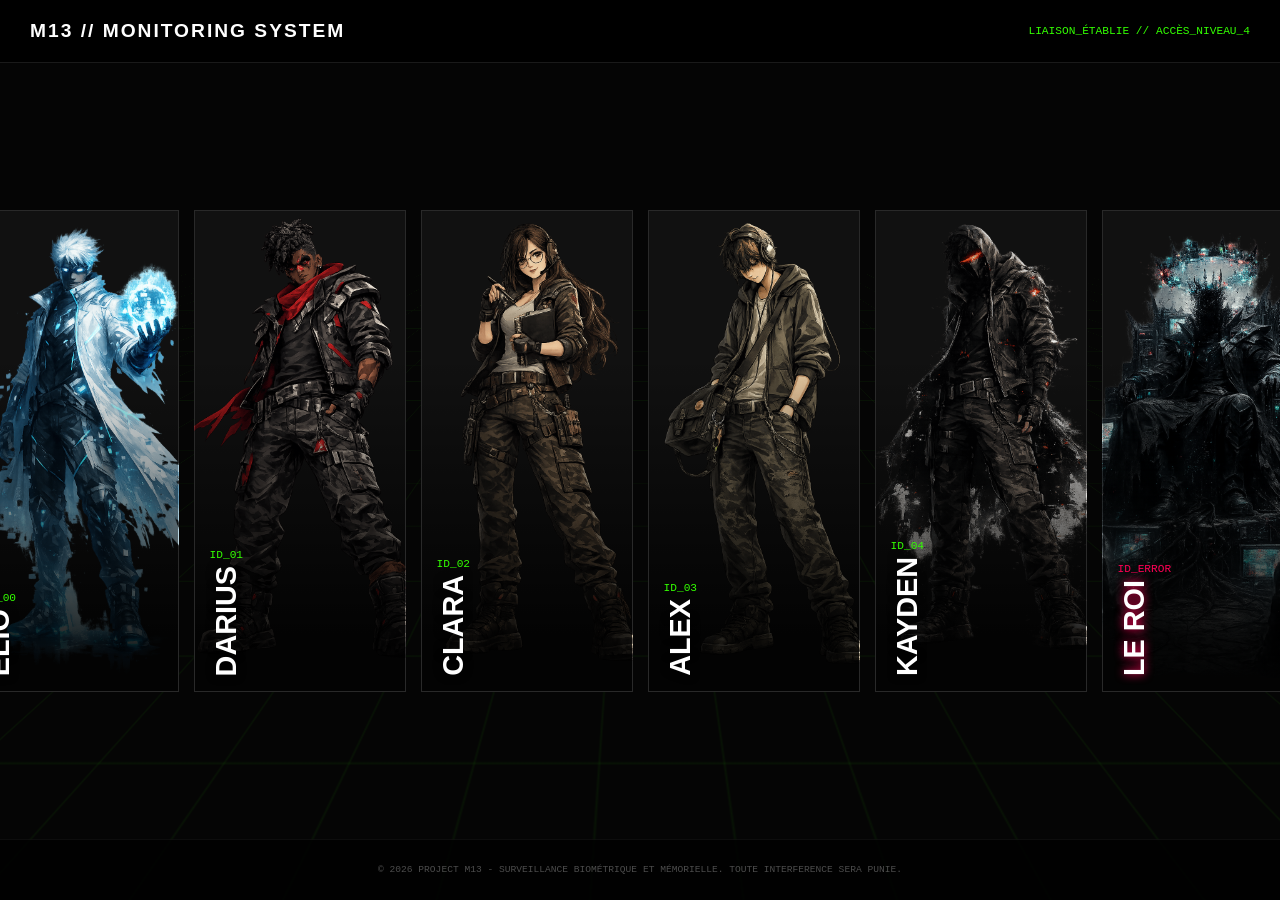
<file: index.html>
<!DOCTYPE html>
<html lang="fr">
<head>
<script>(function(w,d,s,l,i){w[l]=w[l]||[];w[l].push({'gtm.start':
new Date().getTime(),event:'gtm.js'});var f=d.getElementsByTagName(s)[0],
j=d.createElement(s),dl=l!='dataLayer'?'&l='+l:'';j.async=true;j.src=
'https://www.googletagmanager.com/gtm.js?id='+i+dl;f.parentNode.insertBefore(j,f);
})(window,document,'script','dataLayer','GTM-T29H3VJD');</script>
<meta charset="UTF-8">
    <meta name="viewport" content="width=device-width, initial-scale=1.0">
    <meta name="description" content="Interface de monitoring du PROJECT M13. Surveillance des sujets Darius, Clara, Alex, Kayden et Elio. Accès aux archives de mémoire.">
    
    <script>
        // SCRIPT DE NETTOYAGE D'URL (PROFESSIONNALISME)
        if (window.location.pathname.endsWith('/index.html')) {
            const cleanUrl = window.location.pathname.replace('/index.html', '/');
            window.history.replaceState({}, document.title, cleanUrl);
        }
    </script>

    <link rel="preload" as="image" href="darius.png" fetchpriority="high">
    <title>PROJECT M13 | MONITORING SYSTEM</title>
    
    <style>
        :root {
            --bg: #050505;
            --primary: #ffffff; 
            --accent: #ff3333; 
            --secondary: #33ff00; 
        }

        body {
            background-color: var(--bg);
            color: var(--primary);
            font-family: 'Helvetica Neue', Arial, sans-serif;
            margin: 0;
            overflow-x: hidden;
            min-height: 100vh;
            display: flex;
            flex-direction: column;
        }

        .grid-bg {
            position: fixed;
            top: -50%; left: -50%; width: 200%; height: 200%;
            background: 
                linear-gradient(rgba(51, 255, 0, 0.05) 1px, transparent 1px),
                linear-gradient(90deg, rgba(51, 255, 0, 0.05) 1px, transparent 1px);
            background-size: 60px 60px;
            z-index: -1;
            transform: perspective(500px) rotateX(60deg);
            animation: grid-move 40s linear infinite;
            will-change: transform;
        }

        @keyframes grid-move {
            from { transform: perspective(500px) rotateX(60deg) translateY(0); }
            to { transform: perspective(500px) rotateX(60deg) translateY(60px); }
        }

        header {
            padding: 20px 30px;
            border-bottom: 1px solid rgba(255,255,255,0.1);
            display: flex;
            justify-content: space-between;
            align-items: center;
            background: rgba(0,0,0,0.9);
            z-index: 10;
        }

        h1 { font-size: 1.2rem; letter-spacing: 2px; text-transform: uppercase; margin: 0; color: #fff; }

        main {
            flex-grow: 1;
            display: flex;
            justify-content: center;
            align-items: center;
            padding: 20px;
            z-index: 5;
        }

        .main-nav {
            display: flex;
            gap: 15px;
            list-style: none;
            padding: 0;
            margin: 0;
        }

        .char-card {
            width: 180px;
            height: 450px;
            border: 1px solid rgba(255,255,255,0.1);
            position: relative;
            overflow: hidden;
            text-decoration: none !important;
            color: #ffffff !important;
            display: flex;
            flex-direction: column;
            justify-content: flex-end;
            padding: 15px;
            transition: transform 0.4s cubic-bezier(0.4, 0, 0.2, 1);
            background-size: cover;
            background-position: center;
            background-color: #111;
        }

        .char-card::after {
            content: '';
            position: absolute;
            top: 0; left: 0; width: 100%; height: 100%;
            background: linear-gradient(to top, rgba(0,0,0,0.85) 10%, transparent 70%);
            z-index: 1;
        }

        .char-card h2 {
            font-size: 1.8rem;
            margin: 0;
            z-index: 2;
            writing-mode: vertical-rl;
            transform: rotate(180deg);
            color: #ffffff;
            text-shadow: 0 0 10px rgba(0,0,0,0.5);
            transition: color 0.3s;
        }

        .char-card span {
            font-size: 0.7rem;
            z-index: 2;
            font-family: monospace;
            color: var(--secondary);
            margin-bottom: 5px;
        }

        .char-card:hover {
            transform: scale(1.05);
            border-color: var(--secondary);
            box-shadow: 0 0 25px rgba(51, 255, 0, 0.3);
        }

        .char-card:hover h2 { color: var(--secondary); }

        .card-darius { background-image: url('darius.png'); }
        .card-clara { background-image: url('clara.png'); }
        .card-alex { background-image: url('alex.png'); }
        .card-leroi { background-image: url('leroi.png'); }
        .card-elio { background-image: url('elio.png'); }
        .card-kayden { background-image: url('kayden.png'); }

        @media (max-width: 900px) {
            .main-nav { display: grid; grid-template-columns: 1fr 1fr; gap: 15px; }
            .char-card { width: auto; height: 250px; }
            .char-card h2 { writing-mode: horizontal-tb; transform: none; font-size: 1.5rem; }
        }

        footer {
            padding: 15px;
            text-align: center;
            font-family: monospace;
            font-size: 0.6rem;
            color: rgba(255,255,255,0.3);
            border-top: 1px solid rgba(255,255,255,0.05);
            background: rgba(0,0,0,0.8);
        }
    </style>
</head>
<body>
    <div class="grid-bg" aria-hidden="true"></div>

    <header role="banner">
        <h1>M13 // MONITORING SYSTEM</h1>
        <div style="font-family: monospace; font-size: 0.7rem; color: var(--secondary);" aria-live="polite">
            LIAISON_ÉTABLIE // ACCÈS_NIVEAU_4
        </div>
    </header>

    <main>
        <nav class="main-nav" aria-label="Navigation des sujets">
            <a href="elio" class="char-card card-elio" aria-label="Dossier d'Elio">
                <span>ID_00</span>
                <h2>ELIO</h2>
            </a>
            <a href="darius" class="char-card card-darius" aria-label="Dossier de Darius">
                <span>ID_01</span>
                <h2>DARIUS</h2>
            </a>
            <a href="clara" class="char-card card-clara" aria-label="Dossier de Clara">
                <span>ID_02</span>
                <h2>CLARA</h2>
            </a>
            <a href="alex" class="char-card card-alex" aria-label="Dossier d'Alex">
                <span>ID_03</span>
                <h2>ALEX</h2>
            </a>
            <a href="kayden" class="char-card card-kayden" aria-label="Dossier de Kayden">
                <span>ID_04</span>
                <h2>KAYDEN</h2>
            </a>
            <a href="leroi" class="char-card card-leroi" aria-label="Dossier du Roi">
                <span style="color: #ff0055;">ID_ERROR</span>
                <h2 style="text-shadow: 0 0 10px #ff0055;">LE ROI</h2>
            </a>
        </nav>
    </main>

    <footer role="contentinfo">
        <p>© 2026 PROJECT M13 - SURVEILLANCE BIOMÉTRIQUE ET MÉMORIELLE. TOUTE INTERFERENCE SERA PUNIE.</p>
    </footer>

    <noscript><iframe src="https://www.googletagmanager.com/ns.html?id=GTM-T29H3VJD"
    height="0" width="0" style="display:none;visibility:hidden"></iframe></noscript>
</body>
</html>
</file>
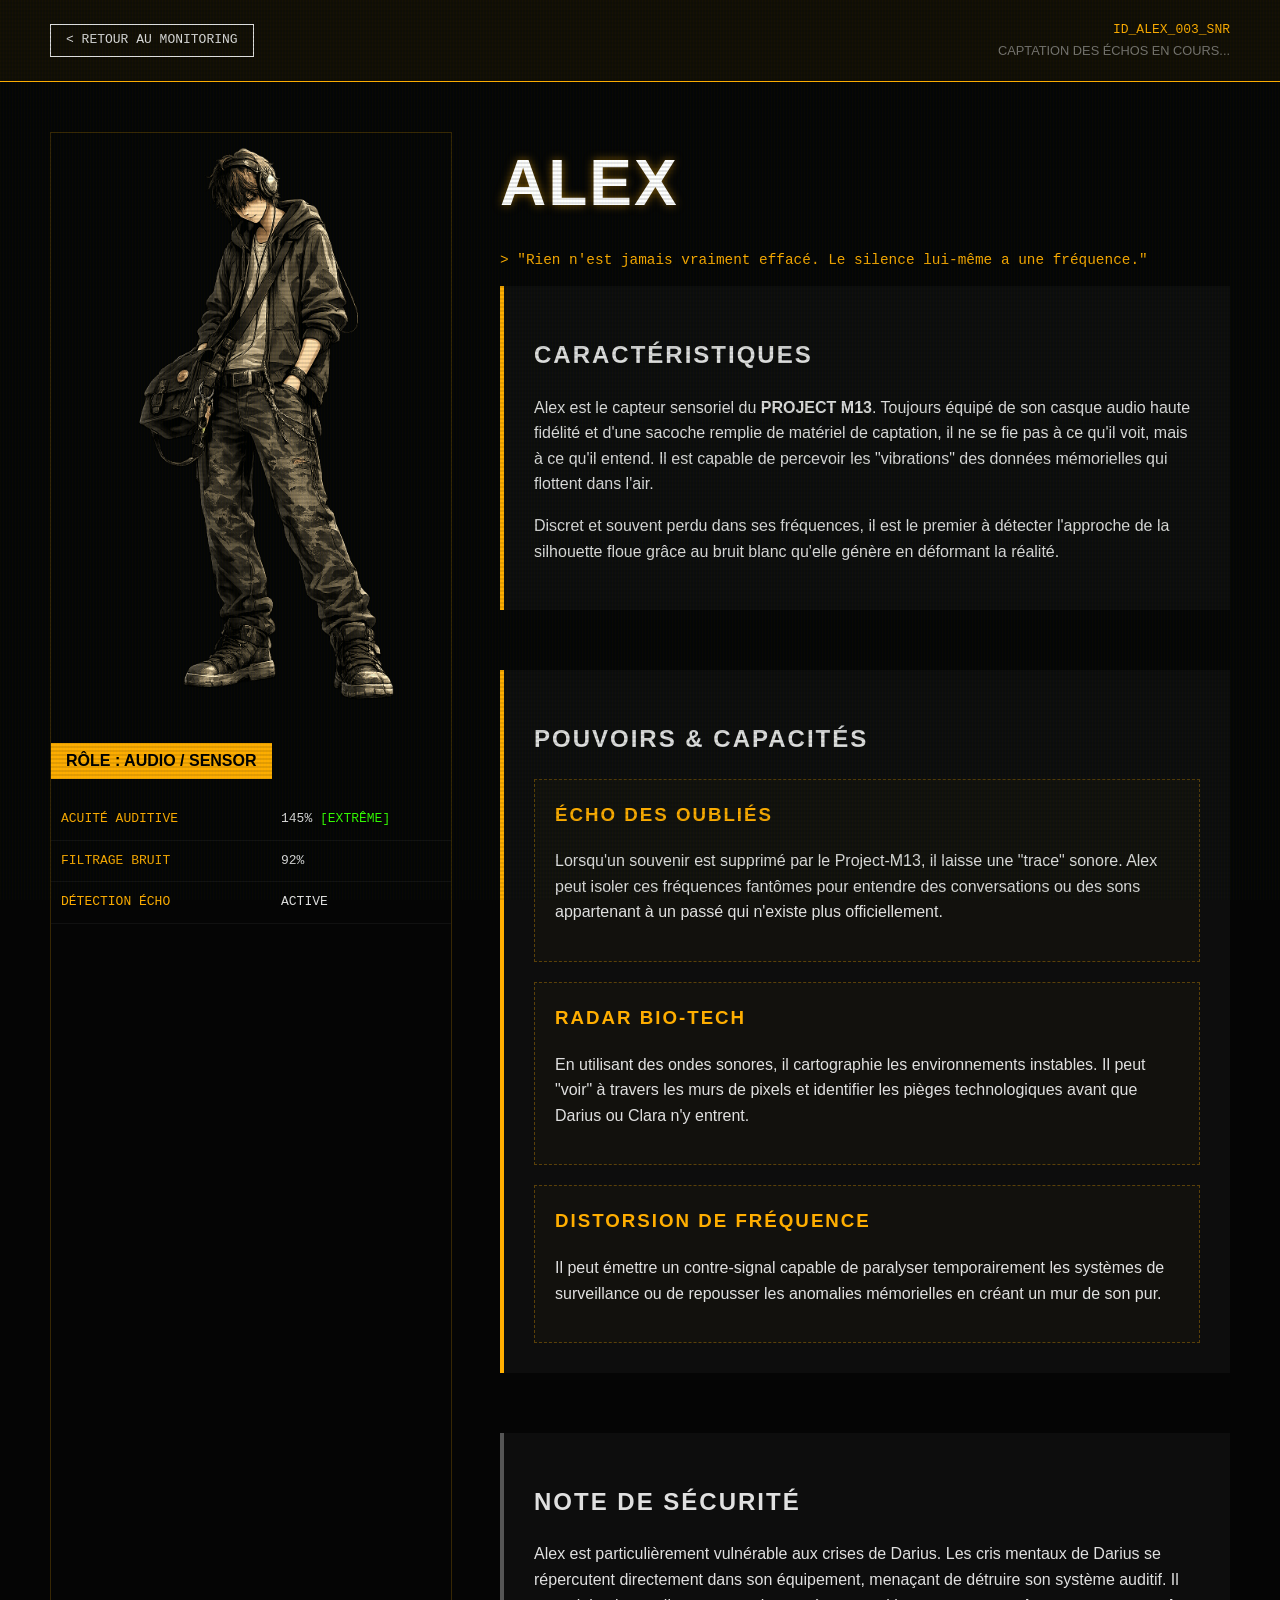
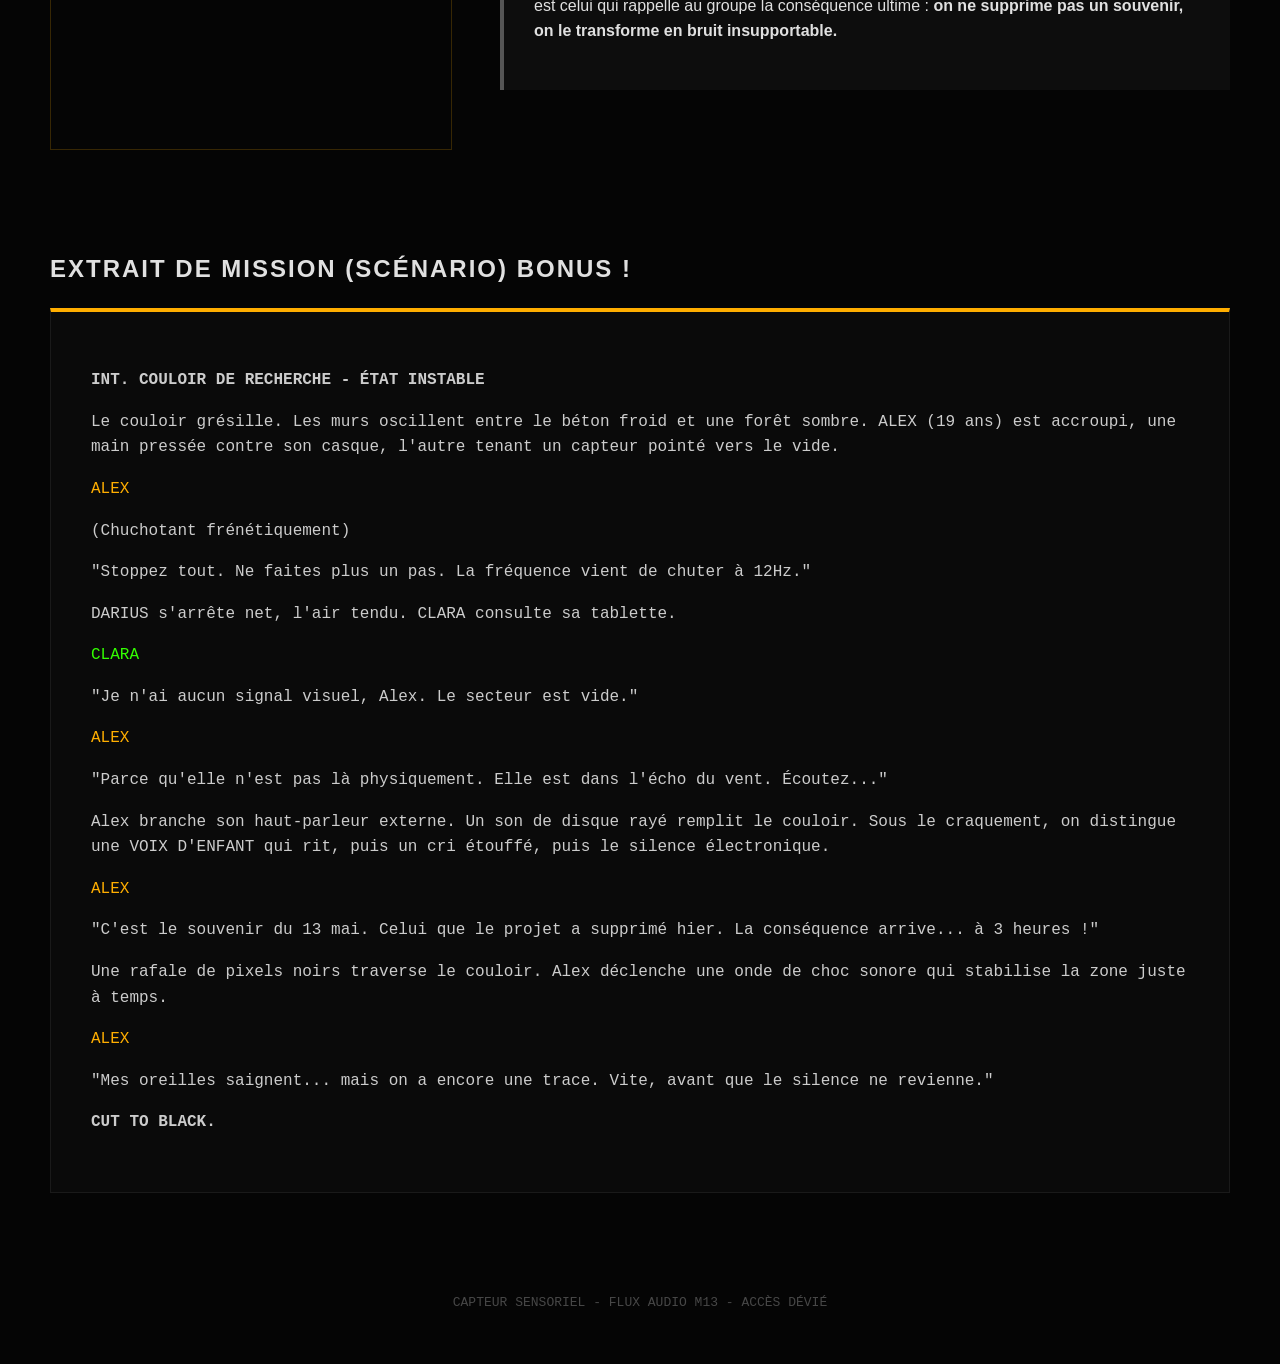
<file: alex.html>
<!DOCTYPE html>
<html lang="fr">
<head>
    <meta charset="UTF-8">
    <meta name="viewport" content="width=device-width, initial-scale=1.0">
    <title>DOSSIER : ALEX | PROJECT M13</title>
    <style>
        :root {
            --bg: #050505;
            --primary: #e0e0e0;
            --accent: #ffae00; /* Ambre pour Alex */
            --secondary: #33ff00;
            --glass: rgba(255, 255, 255, 0.03);
        }

        body {
            background-color: var(--bg);
            color: var(--primary);
            font-family: 'Helvetica Neue', Arial, sans-serif;
            margin: 0;
            line-height: 1.6;
        }

        /* Effet de scanline */
        body::before {
            content: " ";
            display: block;
            position: fixed;
            top: 0; left: 0; bottom: 0; right: 0;
            background: linear-gradient(rgba(18, 16, 16, 0) 50%, rgba(0, 0, 0, 0.1) 50%), linear-gradient(90deg, rgba(255, 174, 0, 0.03), rgba(0, 255, 0, 0.01), rgba(0, 0, 255, 0.03));
            z-index: 100;
            background-size: 100% 4px, 3px 100%;
            pointer-events: none;
        }

        header {
            padding: 20px 50px;
            border-bottom: 1px solid var(--accent);
            display: flex;
            justify-content: space-between;
            align-items: center;
            background: rgba(255, 174, 0, 0.05);
        }

        .back-btn {
            color: var(--primary);
            text-decoration: none;
            font-family: monospace;
            border: 1px solid var(--primary);
            padding: 5px 15px;
            transition: 0.3s;
        }

        .back-btn:hover {
            background: var(--accent);
            color: var(--bg);
            border-color: var(--accent);
        }

        .container {
            max-width: 1200px;
            margin: 0 auto;
            padding: 50px;
        }

        .profile-grid {
            display: grid;
            grid-template-columns: 400px 1fr;
            gap: 50px;
            margin-bottom: 100px;
        }

        .profile-image {
            width: 100%;
            border: 1px solid rgba(255, 174, 0, 0.2);
            position: sticky;
            top: 50px;
        }

        .profile-image img {
            width: 100%;
            display: block;
            filter: sepia(0.3) contrast(1.1);
        }

        .status-tag {
            background: var(--accent);
            color: #000;
            padding: 5px 15px;
            font-weight: bold;
            display: inline-block;
            margin-top: 10px;
            text-transform: uppercase;
        }

        h1, h2, h3 {
            text-transform: uppercase;
            letter-spacing: 2px;
        }

        h1 { font-size: 4rem; margin: 0; color: #fff; text-shadow: 0 0 10px rgba(255, 174, 0, 0.5); }

        .data-section {
            margin-bottom: 60px;
            padding: 30px;
            background: var(--glass);
            border-left: 4px solid var(--accent);
        }

        .stats-table {
            width: 100%;
            border-collapse: collapse;
            margin-top: 20px;
        }

        .stats-table td {
            padding: 10px;
            border-bottom: 1px solid rgba(255,255,255,0.05);
            font-family: monospace;
        }

        .stats-table td:first-child { color: var(--accent); width: 200px; }

        .power-card {
            background: rgba(255, 174, 0, 0.02);
            padding: 20px;
            margin-top: 20px;
            border: 1px dashed rgba(255, 174, 0, 0.3);
        }

        .power-card h3 { color: var(--accent); margin-top: 0; }

        .scenario-box {
            background: #0a0a0a;
            padding: 40px;
            border: 1px solid #1a1a1a;
            font-family: "Courier New", Courier, monospace;
            color: #ccc;
            border-top: 4px solid var(--accent);
        }

        .audio-wave {
            color: var(--accent);
            font-family: monospace;
            font-size: 0.9rem;
        }

    </style>
</head>
<body>

    <header>
        <a href="index.html" class="back-btn">< RETOUR AU MONITORING</a>
        <div style="text-align: right;">
            <div style="font-family: monospace; color: var(--accent);">ID_ALEX_003_SNR</div>
            <div style="font-size: 0.8rem; opacity: 0.5;">CAPTATION DES ÉCHOS EN COURS...</div>
        </div>
    </header>

    <div class="container">
        
        <div class="profile-grid">
            <div class="profile-image">
                <img src="alex.png" alt="Alex">
                <div class="status-tag">RÔLE : AUDIO / SENSOR</div>
                <table class="stats-table">
                    <tr><td>ACUITÉ AUDITIVE</td><td>145% <span style="color:var(--secondary)">[EXTRÊME]</span></td></tr>
                    <tr><td>FILTRAGE BRUIT</td><td>92%</td></tr>
                    <tr><td>DÉTECTION ÉCHO</td><td>ACTIVE</td></tr>
                </table>
            </div>

            <div class="bio">
                <h1>ALEX</h1>
                <p class="audio-wave">> "Rien n'est jamais vraiment effacé. Le silence lui-même a une fréquence."</p>
                
                <div class="data-section">
                    <h2>CARACTÉRISTIQUES</h2>
                    <p>Alex est le capteur sensoriel du <strong>PROJECT M13</strong>. Toujours équipé de son casque audio haute fidélité et d'une sacoche remplie de matériel de captation, il ne se fie pas à ce qu'il voit, mais à ce qu'il entend. Il est capable de percevoir les "vibrations" des données mémorielles qui flottent dans l'air.</p>
                    <p>Discret et souvent perdu dans ses fréquences, il est le premier à détecter l'approche de la silhouette floue grâce au bruit blanc qu'elle génère en déformant la réalité.</p>
                </div>

                <div class="data-section">
                    <h2>POUVOIRS & CAPACITÉS</h2>
                    
                    <div class="power-card">
                        <h3>ÉCHO DES OUBLIÉS</h3>
                        <p>Lorsqu'un souvenir est supprimé par le Project-M13, il laisse une "trace" sonore. Alex peut isoler ces fréquences fantômes pour entendre des conversations ou des sons appartenant à un passé qui n'existe plus officiellement.</p>
                    </div>

                    <div class="power-card">
                        <h3>RADAR BIO-TECH</h3>
                        <p>En utilisant des ondes sonores, il cartographie les environnements instables. Il peut "voir" à travers les murs de pixels et identifier les pièges technologiques avant que Darius ou Clara n'y entrent.</p>
                    </div>

                    <div class="power-card">
                        <h3>DISTORSION DE FRÉQUENCE</h3>
                        <p>Il peut émettre un contre-signal capable de paralyser temporairement les systèmes de surveillance ou de repousser les anomalies mémorielles en créant un mur de son pur.</p>
                    </div>
                </div>

                <div class="data-section" style="border-left-color: #555;">
                    <h2>NOTE DE SÉCURITÉ</h2>
                    <p>Alex est particulièrement vulnérable aux crises de Darius. Les cris mentaux de Darius se répercutent directement dans son équipement, menaçant de détruire son système auditif. Il est celui qui rappelle au groupe la conséquence ultime : <strong>on ne supprime pas un souvenir, on le transforme en bruit insupportable.</strong></p>
                </div>
            </div>
        </div>

        <h2>EXTRAIT DE MISSION (SCÉNARIO) Bonus !</h2>
        <div class="scenario-box">
            <p><strong>INT. COULOIR DE RECHERCHE - ÉTAT INSTABLE</strong></p>
            <p>Le couloir grésille. Les murs oscillent entre le béton froid et une forêt sombre. ALEX (19 ans) est accroupi, une main pressée contre son casque, l'autre tenant un capteur pointé vers le vide.</p>
            
            <p style="color: var(--accent);">ALEX</p>
            <p>(Chuchotant frénétiquement)</p>
            <p>"Stoppez tout. Ne faites plus un pas. La fréquence vient de chuter à 12Hz."</p>
            
            <p>DARIUS s'arrête net, l'air tendu. CLARA consulte sa tablette.</p>
            
            <p style="color: var(--secondary);">CLARA</p>
            <p>"Je n'ai aucun signal visuel, Alex. Le secteur est vide."</p>
            
            <p style="color: var(--accent);">ALEX</p>
            <p>"Parce qu'elle n'est pas là physiquement. Elle est dans l'écho du vent. Écoutez..."</p>
            
            <p>Alex branche son haut-parleur externe. Un son de disque rayé remplit le couloir. Sous le craquement, on distingue une VOIX D'ENFANT qui rit, puis un cri étouffé, puis le silence électronique.</p>
            
            <p style="color: var(--accent);">ALEX</p>
            <p>"C'est le souvenir du 13 mai. Celui que le projet a supprimé hier. La conséquence arrive... à 3 heures !"</p>
            
            <p>Une rafale de pixels noirs traverse le couloir. Alex déclenche une onde de choc sonore qui stabilise la zone juste à temps.</p>
            
            <p style="color: var(--accent);">ALEX</p>
            <p>"Mes oreilles saignent... mais on a encore une trace. Vite, avant que le silence ne revienne."</p>
            
            <p><strong>CUT TO BLACK.</strong></p>
        </div>

    </div>

    <footer style="padding: 50px; text-align: center; opacity: 0.3; font-family: monospace;">
        CAPTEUR SENSORIEL - FLUX AUDIO M13 - ACCÈS DÉVIÉ
    </footer>

</body>
</html>
</file>
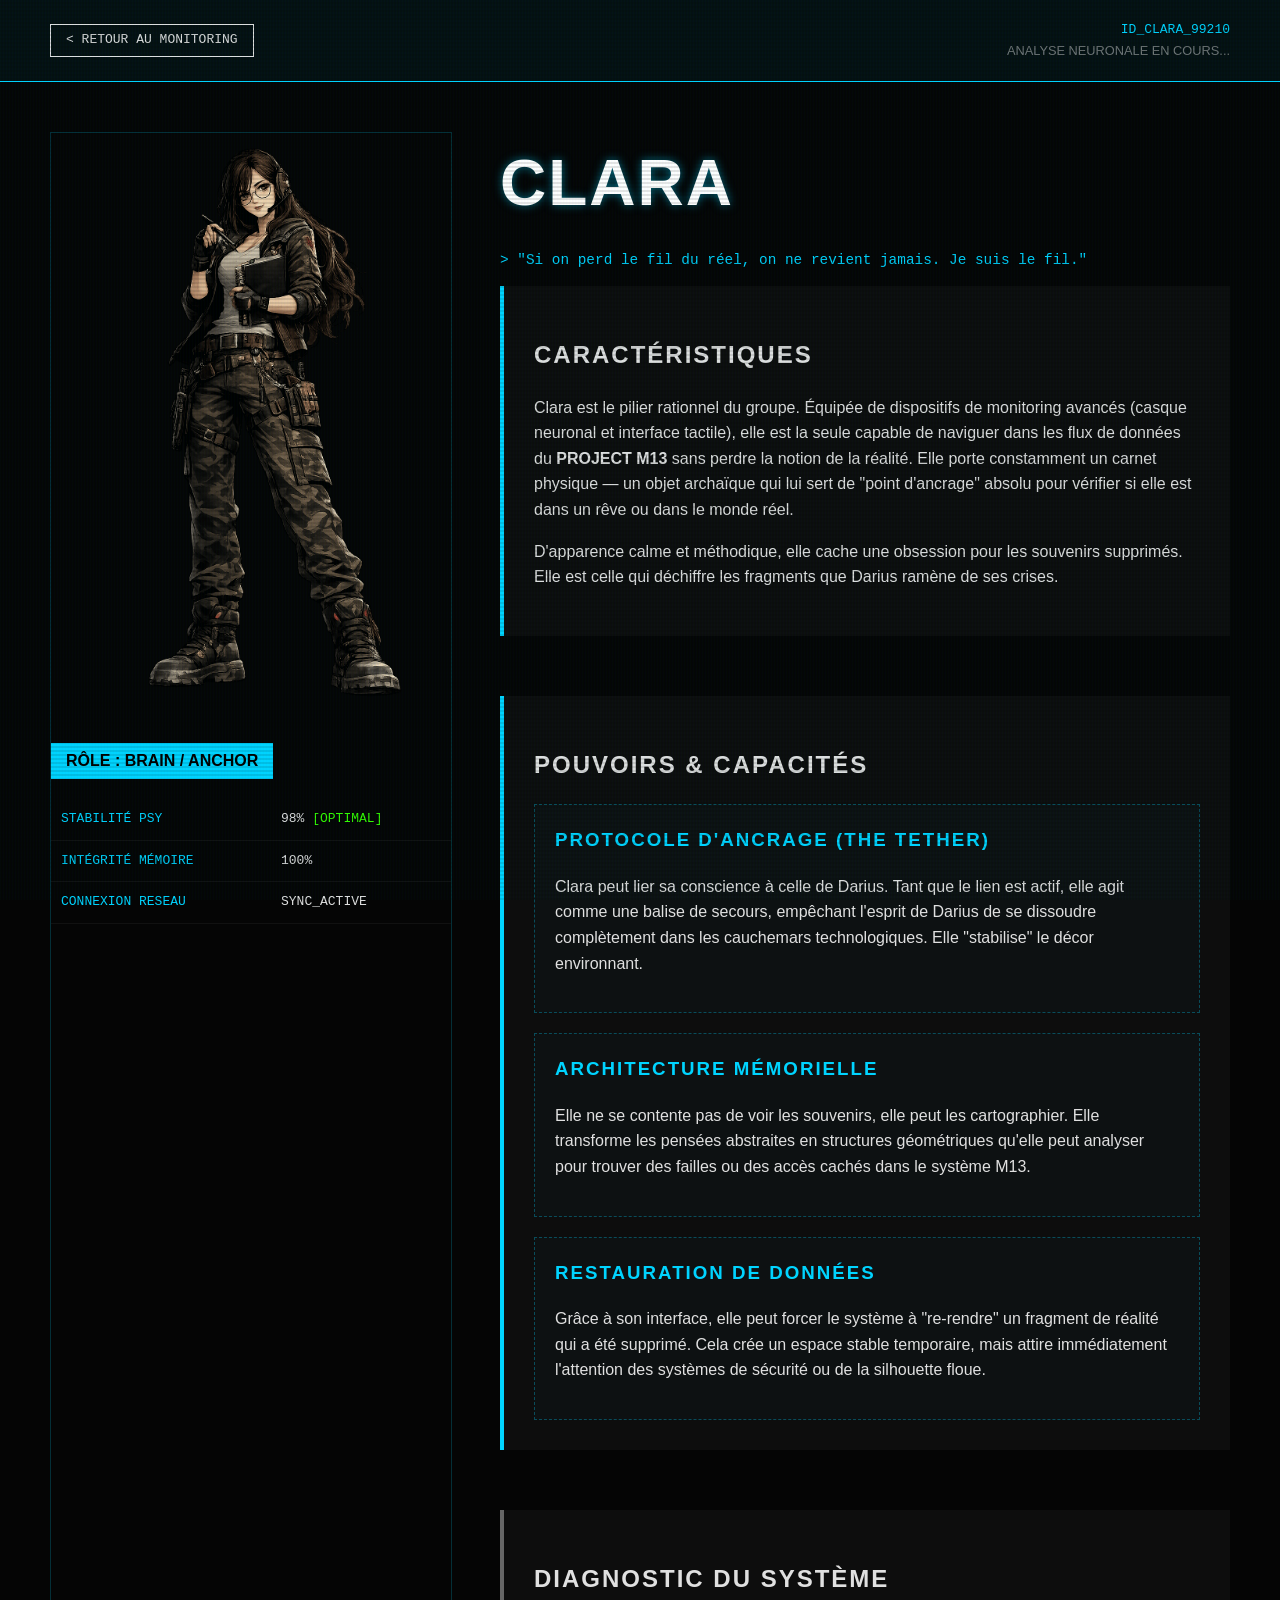
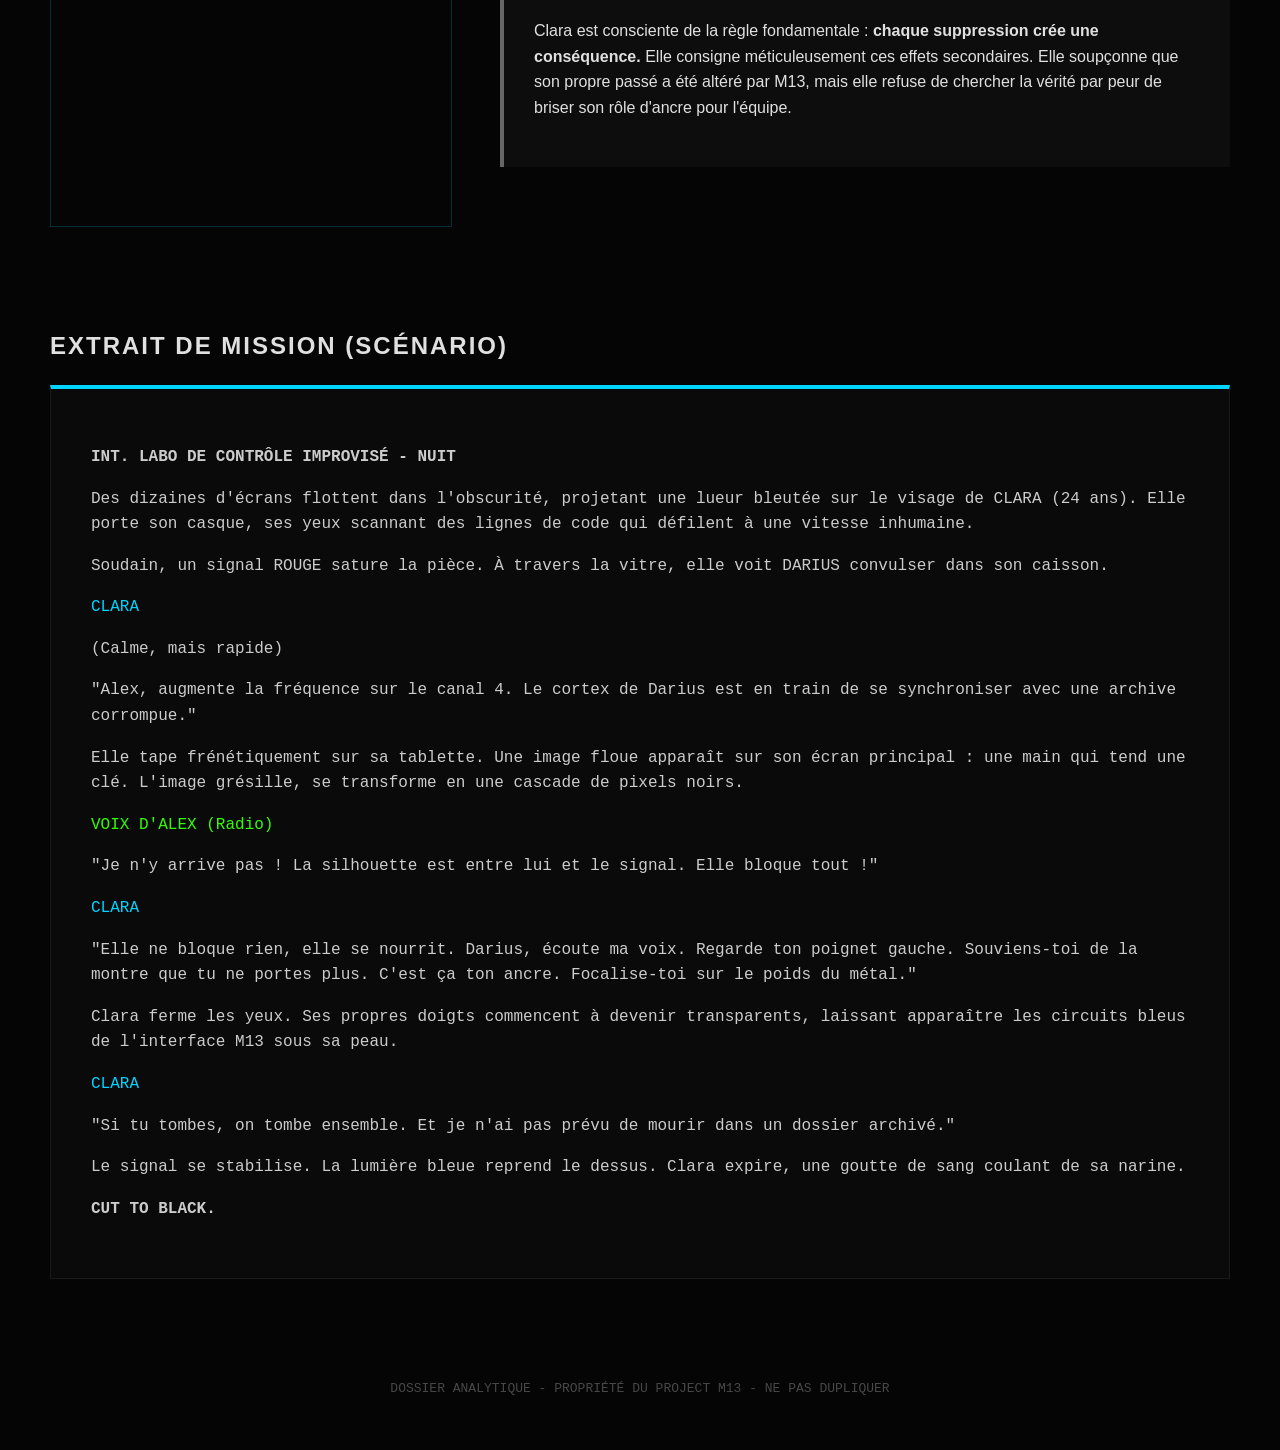
<file: clara.html>
<!DOCTYPE html>
<html lang="fr">
<head>
    <meta charset="UTF-8">
    <meta name="viewport" content="width=device-width, initial-scale=1.0">
    <title>DOSSIER : CLARA | PROJECT M13</title>
    <style>
        :root {
            --bg: #050505;
            --primary: #e0e0e0;
            --accent: #00d4ff; /* Cyan pour Clara */
            --secondary: #33ff00;
            --glass: rgba(255, 255, 255, 0.03);
        }

        body {
            background-color: var(--bg);
            color: var(--primary);
            font-family: 'Helvetica Neue', Arial, sans-serif;
            margin: 0;
            line-height: 1.6;
        }

        /* Effet de scanline */
        body::before {
            content: " ";
            display: block;
            position: fixed;
            top: 0; left: 0; bottom: 0; right: 0;
            background: linear-gradient(rgba(18, 16, 16, 0) 50%, rgba(0, 0, 0, 0.1) 50%), linear-gradient(90deg, rgba(0, 212, 255, 0.03), rgba(0, 255, 0, 0.01), rgba(0, 0, 255, 0.03));
            z-index: 100;
            background-size: 100% 4px, 3px 100%;
            pointer-events: none;
        }

        header {
            padding: 20px 50px;
            border-bottom: 1px solid var(--accent);
            display: flex;
            justify-content: space-between;
            align-items: center;
            background: rgba(0, 212, 255, 0.05);
        }

        .back-btn {
            color: var(--primary);
            text-decoration: none;
            font-family: monospace;
            border: 1px solid var(--primary);
            padding: 5px 15px;
            transition: 0.3s;
        }

        .back-btn:hover {
            background: var(--accent);
            color: var(--bg);
            border-color: var(--accent);
        }

        .container {
            max-width: 1200px;
            margin: 0 auto;
            padding: 50px;
        }

        .profile-grid {
            display: grid;
            grid-template-columns: 400px 1fr;
            gap: 50px;
            margin-bottom: 100px;
        }

        .profile-image {
            width: 100%;
            border: 1px solid rgba(0, 212, 255, 0.2);
            position: sticky;
            top: 50px;
        }

        .profile-image img {
            width: 100%;
            display: block;
            filter: saturate(0.8) contrast(1.1);
        }

        .status-tag {
            background: var(--accent);
            color: #000;
            padding: 5px 15px;
            font-weight: bold;
            display: inline-block;
            margin-top: 10px;
            text-transform: uppercase;
        }

        h1, h2, h3 {
            text-transform: uppercase;
            letter-spacing: 2px;
        }

        h1 { font-size: 4rem; margin: 0; color: #fff; text-shadow: 0 0 10px rgba(0, 212, 255, 0.5); }

        .data-section {
            margin-bottom: 60px;
            padding: 30px;
            background: var(--glass);
            border-left: 4px solid var(--accent);
        }

        .stats-table {
            width: 100%;
            border-collapse: collapse;
            margin-top: 20px;
        }

        .stats-table td {
            padding: 10px;
            border-bottom: 1px solid rgba(255,255,255,0.05);
            font-family: monospace;
        }

        .stats-table td:first-child { color: var(--accent); width: 200px; }

        .power-card {
            background: rgba(0, 212, 255, 0.02);
            padding: 20px;
            margin-top: 20px;
            border: 1px dashed rgba(0, 212, 255, 0.3);
        }

        .power-card h3 { color: var(--accent); margin-top: 0; }

        .scenario-box {
            background: #0a0a0a;
            padding: 40px;
            border: 1px solid #1a1a1a;
            font-family: "Courier New", Courier, monospace;
            color: #ccc;
            border-top: 4px solid var(--accent);
        }

        .intel-text {
            color: var(--accent);
            font-family: monospace;
            font-size: 0.9rem;
        }

    </style>
</head>
<body>

    <header>
        <a href="index.html" class="back-btn">< RETOUR AU MONITORING</a>
        <div style="text-align: right;">
            <div style="font-family: monospace; color: var(--accent);">ID_CLARA_99210</div>
            <div style="font-size: 0.8rem; opacity: 0.5;">ANALYSE NEURONALE EN COURS...</div>
        </div>
    </header>

    <div class="container">
        
        <div class="profile-grid">
            <div class="profile-image">
                <img src="clara.png" alt="Clara">
                <div class="status-tag">RÔLE : BRAIN / ANCHOR</div>
                <table class="stats-table">
                    <tr><td>STABILITÉ PSY</td><td>98% <span style="color:var(--secondary)">[OPTIMAL]</span></td></tr>
                    <tr><td>INTÉGRITÉ MÉMOIRE</td><td>100%</td></tr>
                    <tr><td>CONNEXION RESEAU</td><td>SYNC_ACTIVE</td></tr>
                </table>
            </div>

            <div class="bio">
                <h1>CLARA</h1>
                <p class="intel-text">> "Si on perd le fil du réel, on ne revient jamais. Je suis le fil."</p>
                
                <div class="data-section">
                    <h2>CARACTÉRISTIQUES</h2>
                    <p>Clara est le pilier rationnel du groupe. Équipée de dispositifs de monitoring avancés (casque neuronal et interface tactile), elle est la seule capable de naviguer dans les flux de données du <strong>PROJECT M13</strong> sans perdre la notion de la réalité. Elle porte constamment un carnet physique — un objet archaïque qui lui sert de "point d'ancrage" absolu pour vérifier si elle est dans un rêve ou dans le monde réel.</p>
                    <p>D'apparence calme et méthodique, elle cache une obsession pour les souvenirs supprimés. Elle est celle qui déchiffre les fragments que Darius ramène de ses crises.</p>
                </div>

                <div class="data-section">
                    <h2>POUVOIRS & CAPACITÉS</h2>
                    
                    <div class="power-card">
                        <h3>PROTOCOLE D'ANCRAGE (THE TETHER)</h3>
                        <p>Clara peut lier sa conscience à celle de Darius. Tant que le lien est actif, elle agit comme une balise de secours, empêchant l'esprit de Darius de se dissoudre complètement dans les cauchemars technologiques. Elle "stabilise" le décor environnant.</p>
                    </div>

                    <div class="power-card">
                        <h3>ARCHITECTURE MÉMORIELLE</h3>
                        <p>Elle ne se contente pas de voir les souvenirs, elle peut les cartographier. Elle transforme les pensées abstraites en structures géométriques qu'elle peut analyser pour trouver des failles ou des accès cachés dans le système M13.</p>
                    </div>

                    <div class="power-card">
                        <h3>RESTAURATION DE DONNÉES</h3>
                        <p>Grâce à son interface, elle peut forcer le système à "re-rendre" un fragment de réalité qui a été supprimé. Cela crée un espace stable temporaire, mais attire immédiatement l'attention des systèmes de sécurité ou de la silhouette floue.</p>
                    </div>
                </div>

                <div class="data-section" style="border-left-color: #666;">
                    <h2>DIAGNOSTIC DU SYSTÈME</h2>
                    <p>Clara est consciente de la règle fondamentale : <strong>chaque suppression crée une conséquence.</strong> Elle consigne méticuleusement ces effets secondaires. Elle soupçonne que son propre passé a été altéré par M13, mais elle refuse de chercher la vérité par peur de briser son rôle d'ancre pour l'équipe.</p>
                </div>
            </div>
        </div>

        <h2>EXTRAIT DE MISSION (SCÉNARIO)</h2>
        <div class="scenario-box">
            <p><strong>INT. LABO DE CONTRÔLE IMPROVISÉ - NUIT</strong></p>
            <p>Des dizaines d'écrans flottent dans l'obscurité, projetant une lueur bleutée sur le visage de CLARA (24 ans). Elle porte son casque, ses yeux scannant des lignes de code qui défilent à une vitesse inhumaine.</p>
            <p>Soudain, un signal ROUGE sature la pièce. À travers la vitre, elle voit DARIUS convulser dans son caisson.</p>
            
            <p style="color: var(--accent);">CLARA</p>
            <p>(Calme, mais rapide)</p>
            <p>"Alex, augmente la fréquence sur le canal 4. Le cortex de Darius est en train de se synchroniser avec une archive corrompue."</p>
            
            <p>Elle tape frénétiquement sur sa tablette. Une image floue apparaît sur son écran principal : une main qui tend une clé. L'image grésille, se transforme en une cascade de pixels noirs.</p>
            
            <p style="color: var(--secondary);">VOIX D'ALEX (Radio)</p>
            <p>"Je n'y arrive pas ! La silhouette est entre lui et le signal. Elle bloque tout !"</p>
            
            <p style="color: var(--accent);">CLARA</p>
            <p>"Elle ne bloque rien, elle se nourrit. Darius, écoute ma voix. Regarde ton poignet gauche. Souviens-toi de la montre que tu ne portes plus. C'est ça ton ancre. Focalise-toi sur le poids du métal."</p>
            
            <p>Clara ferme les yeux. Ses propres doigts commencent à devenir transparents, laissant apparaître les circuits bleus de l'interface M13 sous sa peau.</p>
            
            <p style="color: var(--accent);">CLARA</p>
            <p>"Si tu tombes, on tombe ensemble. Et je n'ai pas prévu de mourir dans un dossier archivé."</p>
            
            <p>Le signal se stabilise. La lumière bleue reprend le dessus. Clara expire, une goutte de sang coulant de sa narine.</p>
            <p><strong>CUT TO BLACK.</strong></p>
        </div>

    </div>

    <footer style="padding: 50px; text-align: center; opacity: 0.3; font-family: monospace;">
        DOSSIER ANALYTIQUE - PROPRIÉTÉ DU PROJECT M13 - NE PAS DUPLIQUER
    </footer>

</body>
</html>
</file>
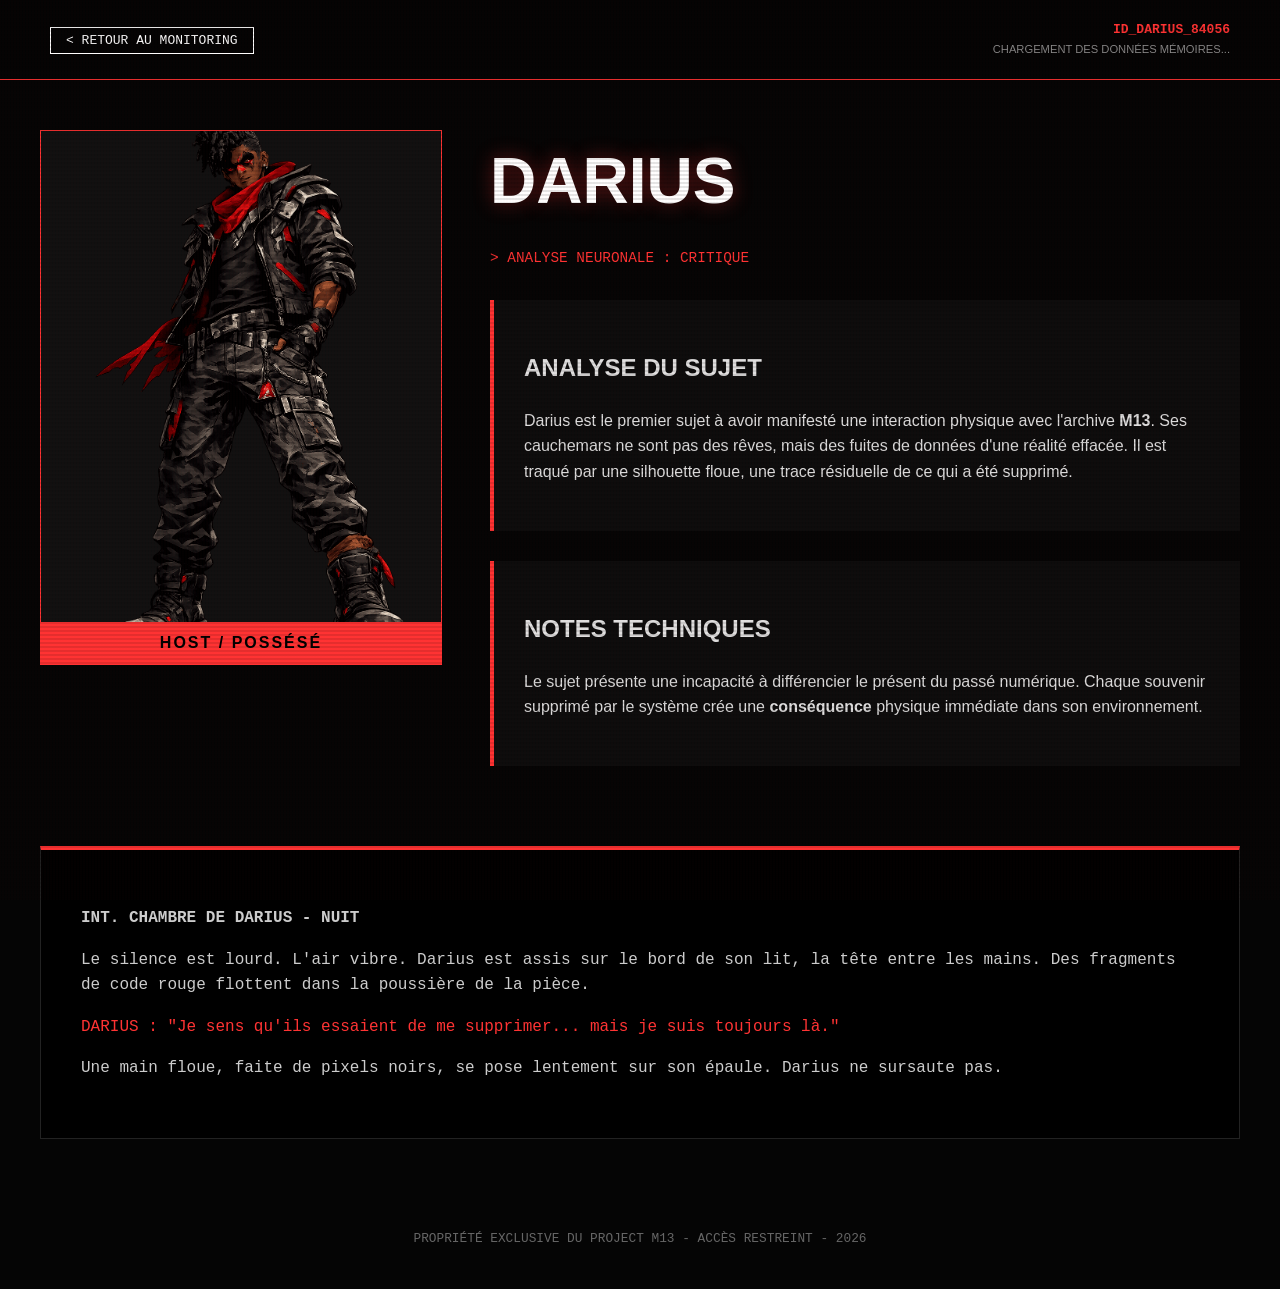
<file: darius.html>
<!DOCTYPE html>
<html lang="fr">
<head>
    <meta charset="UTF-8">
    <meta name="viewport" content="width=device-width, initial-scale=1.0">
    <meta name="description" content="Dossier analytique du Sujet Darius. Surveillance mémorielle et risques de distorsion de réalité - Project M13.">
    
    <link rel="preload" as="image" href="darius.png" fetchpriority="high">
    
    <title>DOSSIER : DARIUS | PROJECT M13</title>
    
    <style>
        :root {
            --bg: #050505;
            --primary: #e0e0e0;
            --accent: #ff3333;
            --secondary: #33ff00;
            --glass: rgba(255, 255, 255, 0.03);
        }

        body {
            background-color: var(--bg);
            color: var(--primary);
            font-family: 'Helvetica Neue', Arial, sans-serif;
            margin: 0;
            line-height: 1.6;
            overflow-x: hidden;
        }

        /* Effet scanline optimisé (ne bloque pas le thread principal) */
        body::before {
            content: " ";
            display: block;
            position: fixed;
            top: 0; left: 0; bottom: 0; right: 0;
            background: linear-gradient(rgba(18, 16, 16, 0) 50%, rgba(0, 0, 0, 0.1) 50%), 
                        linear-gradient(90deg, rgba(255, 51, 51, 0.02), rgba(0, 0, 0, 0), rgba(255, 51, 51, 0.02));
            z-index: 1000;
            background-size: 100% 4px, 3px 100%;
            pointer-events: none;
            will-change: auto;
        }

        header {
            padding: 20px 50px;
            border-bottom: 1px solid var(--accent);
            display: flex;
            justify-content: space-between;
            align-items: center;
            background: rgba(5, 5, 5, 0.95);
            position: sticky;
            top: 0;
            z-index: 100;
        }

        .back-btn {
            color: #fff;
            text-decoration: none;
            font-family: monospace;
            border: 1px solid #fff;
            padding: 5px 15px;
            transition: 0.3s;
        }

        .back-btn:hover {
            background: var(--accent);
            border-color: var(--accent);
        }

        main {
            max-width: 1200px;
            margin: 0 auto;
            padding: 50px 20px;
        }

        .profile-grid {
            display: grid;
            grid-template-columns: 400px 1fr;
            gap: 50px;
            margin-bottom: 80px;
        }

        /* Taille fixe pour corriger le CLS (Cumulative Layout Shift) */
        .profile-image {
            width: 400px;
            height: 533px;
            border: 1px solid var(--accent);
            background: #111;
            position: relative;
        }

        .profile-image img {
            width: 100%;
            height: 100%;
            display: block;
            object-fit: cover;
            filter: saturate(1.2) contrast(1.1);
        }

        .status-tag {
            position: absolute;
            bottom: 0;
            width: 100%;
            background: var(--accent);
            color: #000;
            padding: 8px 0;
            font-weight: bold;
            text-align: center;
            text-transform: uppercase;
            letter-spacing: 2px;
        }

        h1 { font-size: 4rem; margin: 0; color: #fff; text-shadow: 0 0 20px rgba(255, 51, 51, 0.4); }

        .data-section {
            margin-top: 30px;
            padding: 30px;
            background: var(--glass);
            border-left: 4px solid var(--accent);
        }

        .scenario-box {
            background: #000;
            padding: 40px;
            border: 1px solid #222;
            font-family: "Courier New", Courier, monospace;
            border-top: 4px solid var(--accent);
            color: #ccc;
        }

        .glitch-text {
            color: var(--accent);
            font-family: monospace;
            font-size: 0.9rem;
            margin-bottom: 10px;
        }

        footer {
            padding: 40px;
            text-align: center;
            font-family: monospace;
            color: #666; /* Contraste suffisant pour l'accessibilité */
            font-size: 0.8rem;
        }

        @media (max-width: 768px) {
            .profile-grid { grid-template-columns: 1fr; }
            .profile-image { width: 100%; height: auto; aspect-ratio: 3/4; }
            h1 { font-size: 3rem; }
            header { padding: 15px 20px; }
        }
    </style>
</head>
<body>

    <header role="banner">
        <nav aria-label="Retour">
            <a href="index.html" class="back-btn">< RETOUR AU MONITORING</a>
        </nav>
        <div style="text-align: right;">
            <div id="subject-id" style="color: var(--accent); font-weight: bold; font-family: monospace;">ID_DARIUS_84056</div>
            <div style="font-size: 0.7rem; color: #888;">CHARGEMENT DES DONNÉES MÉMOIRES...</div>
        </div>
    </header>

    <main>
        <div class="profile-grid">
            <section class="profile-image" aria-labelledby="subject-id">
                <img src="darius.png" alt="Sujet Darius - Project M13" width="400" height="533" fetchpriority="high">
                <div class="status-tag">HOST / POSSÉSÉ</div>
            </section>

            <section class="bio">
                <h1>DARIUS</h1>
                <p class="glitch-text">> ANALYSE NEURONALE : CRITIQUE</p>
                
                <div class="data-section">
                    <h2>ANALYSE DU SUJET</h2>
                    <p>Darius est le premier sujet à avoir manifesté une interaction physique avec l'archive <strong>M13</strong>. Ses cauchemars ne sont pas des rêves, mais des fuites de données d'une réalité effacée. Il est traqué par une silhouette floue, une trace résiduelle de ce qui a été supprimé.</p>
                </div>

                <div class="data-section">
                    <h2>NOTES TECHNIQUES</h2>
                    <p>Le sujet présente une incapacité à différencier le présent du passé numérique. Chaque souvenir supprimé par le système crée une <strong>conséquence</strong> physique immédiate dans son environnement.</p>
                </div>
            </section>
        </div>

        <section class="scenario-box">
            <p><strong>INT. CHAMBRE DE DARIUS - NUIT</strong></p>
            <p>Le silence est lourd. L'air vibre. Darius est assis sur le bord de son lit, la tête entre les mains. Des fragments de code rouge flottent dans la poussière de la pièce.</p>
            
            <p style="color: var(--accent);">DARIUS : "Je sens qu'ils essaient de me supprimer... mais je suis toujours là."</p>
            
            <p>Une main floue, faite de pixels noirs, se pose lentement sur son épaule. Darius ne sursaute pas.</p>
        </section>
    </main>

    <footer role="contentinfo">
        PROPRIÉTÉ EXCLUSIVE DU PROJECT M13 - ACCÈS RESTREINT - 2026
    </footer>

</body>
</html>
</file>
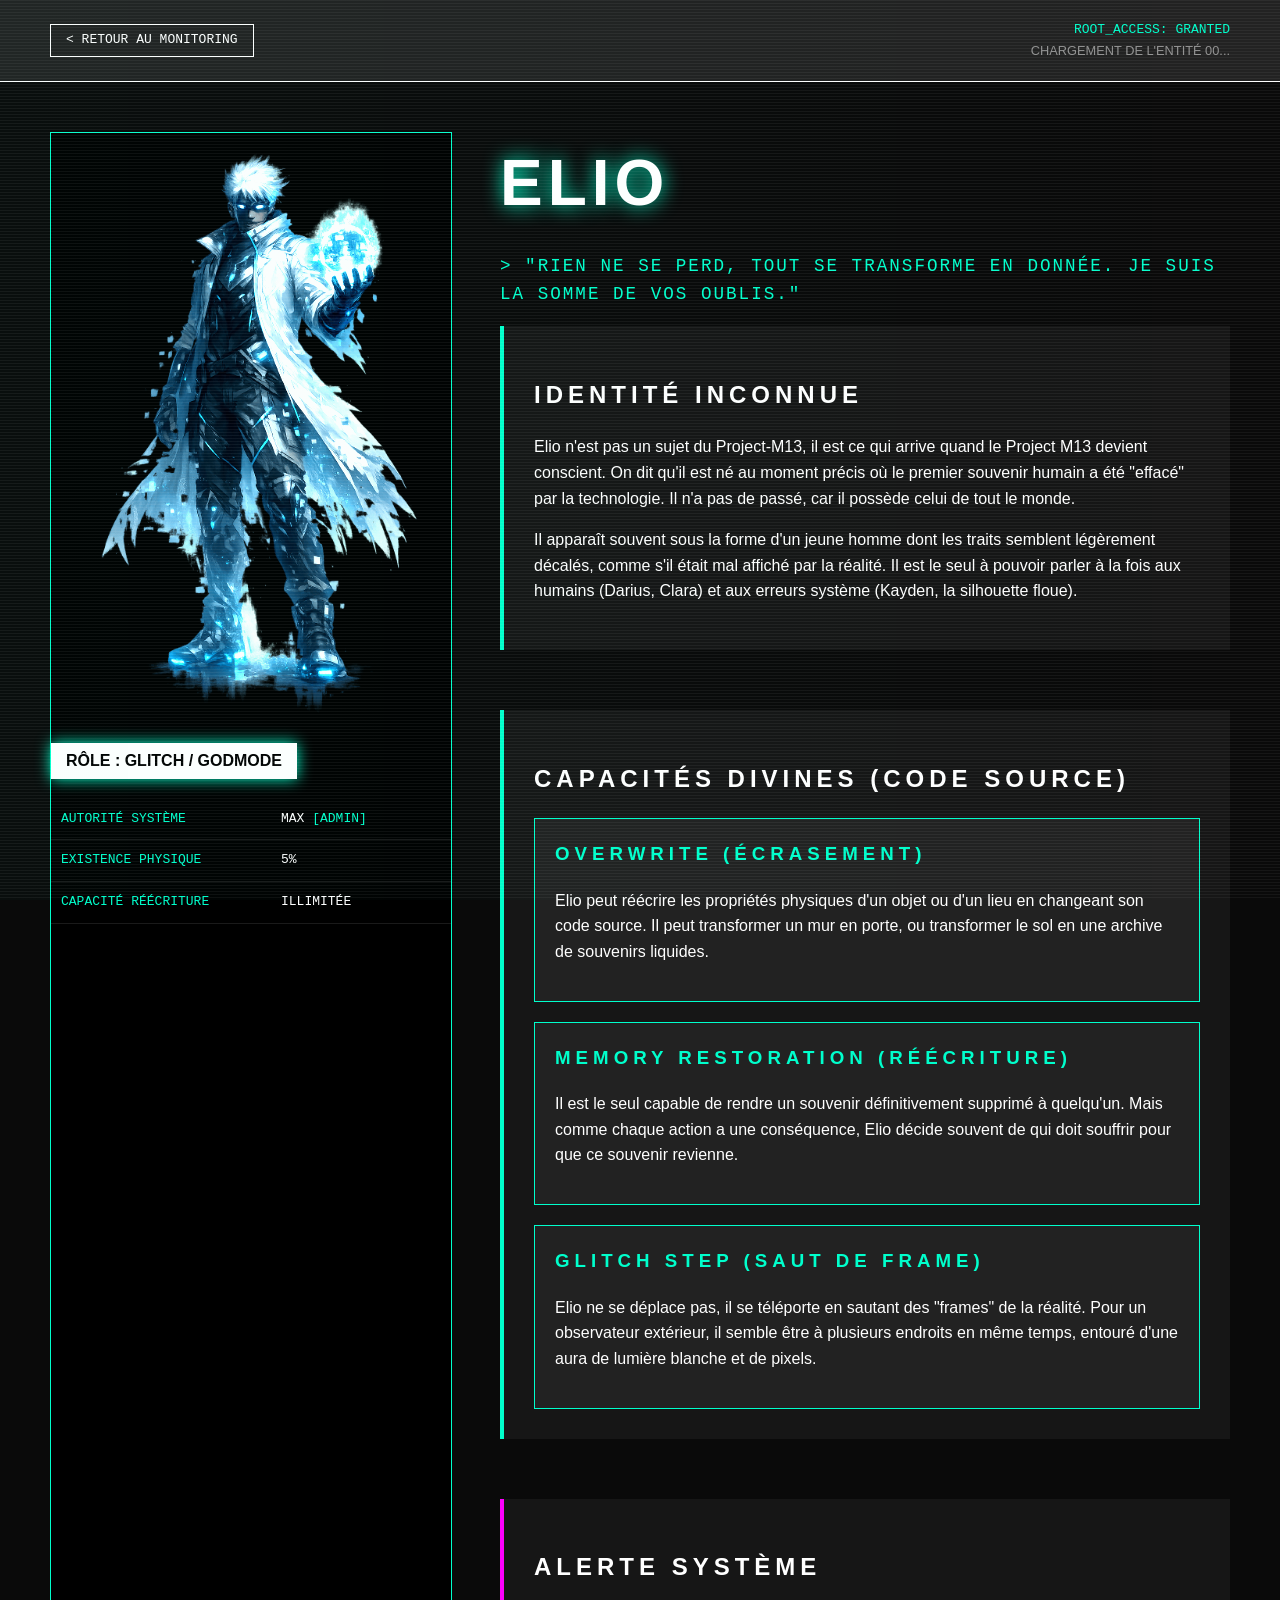
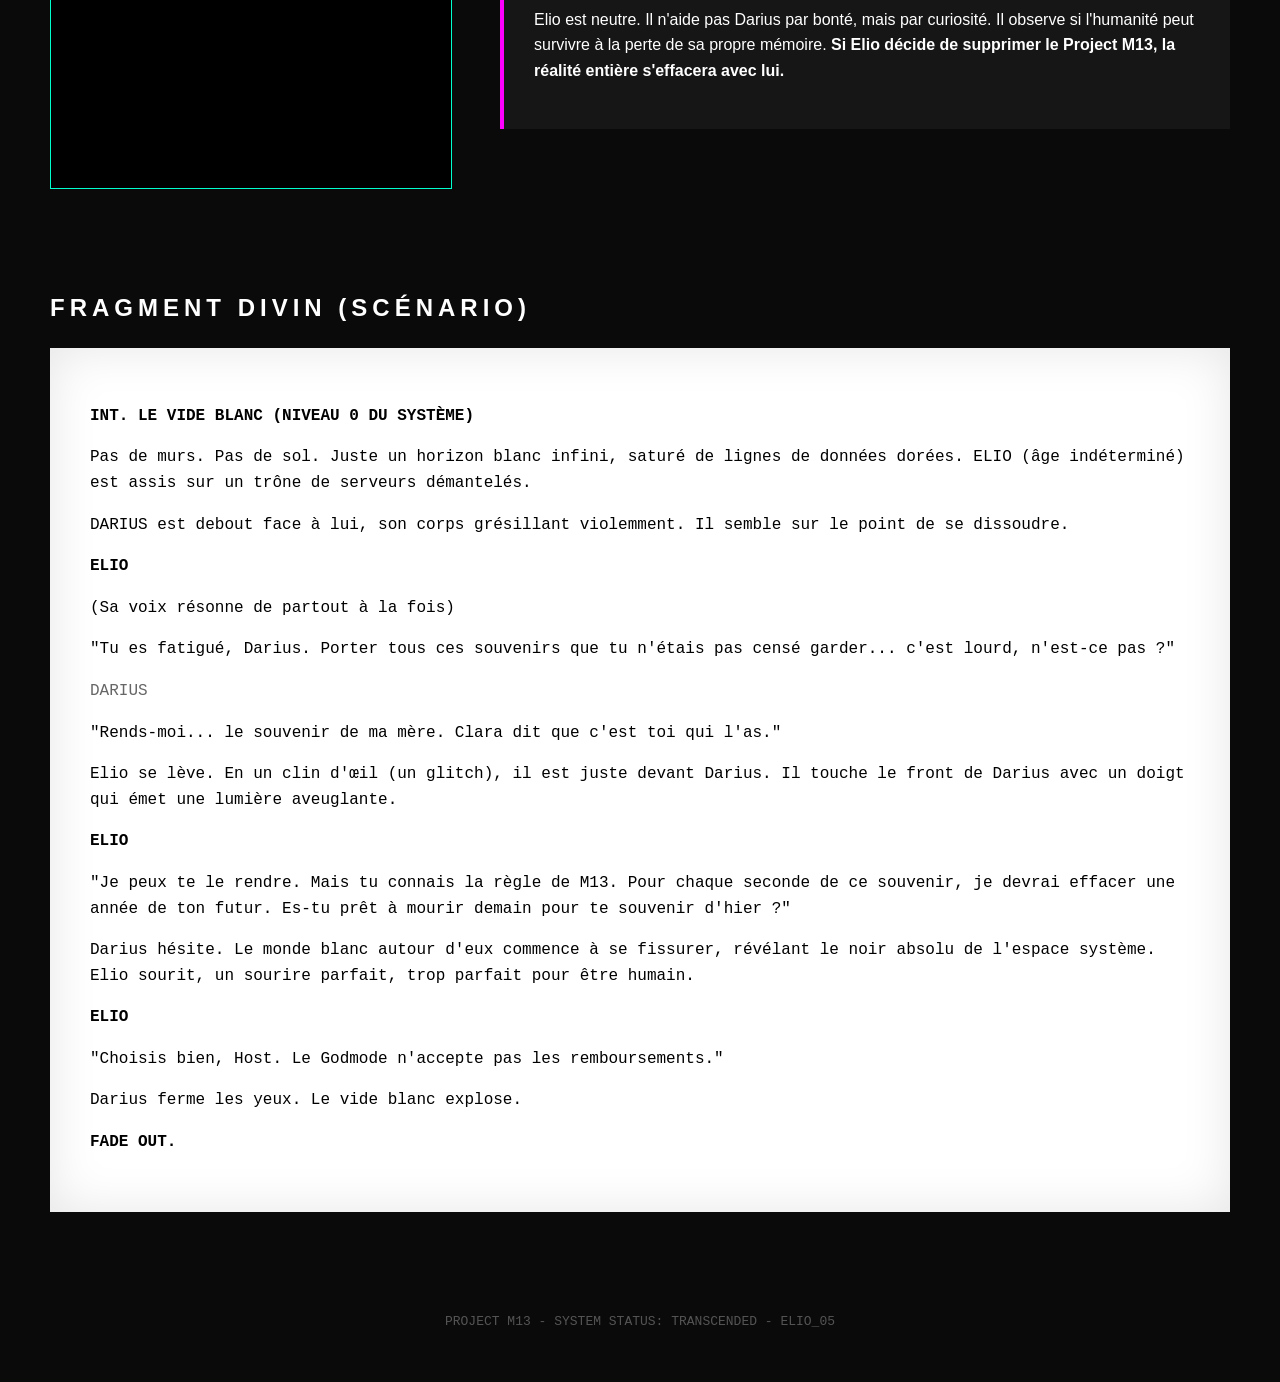
<file: elio.html>
<!DOCTYPE html>
<html lang="fr">
<head>
    <meta charset="UTF-8">
    <meta name="viewport" content="width=device-width, initial-scale=1.0">
    <title>DOSSIER : ELIO | PROJECT M13</title>
    <style>
        :root {
            --bg: #0a0a0a;
            --primary: #ffffff;
            --accent: #00ffcc; /* Cyan/Blanc électrique pour Elio */
            --warning: #ff00ff; /* Magenta pour les erreurs critiques */
            --glass: rgba(255, 255, 255, 0.05);
        }

        body {
            background-color: var(--bg);
            color: var(--primary);
            font-family: 'Helvetica Neue', Arial, sans-serif;
            margin: 0;
            line-height: 1.6;
            overflow-x: hidden;
        }

        /* Effet de scintillement "Godmode" */
        body::before {
            content: " ";
            display: block;
            position: fixed;
            top: 0; left: 0; bottom: 0; right: 0;
            background: 
                linear-gradient(rgba(255, 255, 255, 0.05) 1px, transparent 1px),
                linear-gradient(90deg, rgba(0, 255, 204, 0.02), transparent);
            z-index: 100;
            background-size: 100% 3px, 100% 100%;
            pointer-events: none;
            animation: flicker 0.1s infinite;
        }

        @keyframes flicker {
            0% { opacity: 0.9; }
            50% { opacity: 1; }
            100% { opacity: 0.9; }
        }

        header {
            padding: 20px 50px;
            border-bottom: 1px solid var(--primary);
            display: flex;
            justify-content: space-between;
            align-items: center;
            background: rgba(255, 255, 255, 0.1);
            backdrop-filter: blur(10px);
        }

        .back-btn {
            color: var(--primary);
            text-decoration: none;
            font-family: monospace;
            border: 1px solid var(--primary);
            padding: 5px 15px;
            transition: 0.3s;
        }

        .back-btn:hover {
            background: var(--primary);
            color: var(--bg);
        }

        .container {
            max-width: 1200px;
            margin: 0 auto;
            padding: 50px;
        }

        .profile-grid {
            display: grid;
            grid-template-columns: 400px 1fr;
            gap: 50px;
            margin-bottom: 100px;
        }

        .profile-image {
            width: 100%;
            border: 1px solid var(--accent);
            position: sticky;
            top: 50px;
            background: #000;
        }

        .profile-image img {
            width: 100%;
            display: block;
            filter: brightness(1.2) contrast(1.1);
        }

        .status-tag {
            background: var(--primary);
            color: #000;
            padding: 5px 15px;
            font-weight: bold;
            display: inline-block;
            margin-top: 10px;
            text-transform: uppercase;
            box-shadow: 0 0 15px var(--accent);
        }

        h1, h2, h3 {
            text-transform: uppercase;
            letter-spacing: 5px;
        }

        h1 { font-size: 4rem; margin: 0; color: #fff; text-shadow: 0 0 20px var(--accent); }

        .data-section {
            margin-bottom: 60px;
            padding: 30px;
            background: var(--glass);
            border-left: 4px solid var(--accent);
            position: relative;
        }

        .stats-table {
            width: 100%;
            border-collapse: collapse;
            margin-top: 20px;
        }

        .stats-table td {
            padding: 10px;
            border-bottom: 1px solid rgba(255,255,255,0.1);
            font-family: monospace;
        }

        .stats-table td:first-child { color: var(--accent); width: 200px; }

        .power-card {
            background: rgba(255, 255, 255, 0.05);
            padding: 20px;
            margin-top: 20px;
            border: 1px solid var(--accent);
        }

        .power-card h3 { color: var(--accent); margin-top: 0; }

        .scenario-box {
            background: #ffffff;
            padding: 40px;
            border: none;
            font-family: "Courier New", Courier, monospace;
            color: #000;
            box-shadow: inset 0 0 50px rgba(0,0,0,0.1);
        }

        .god-mode-text {
            color: var(--accent);
            font-family: monospace;
            font-size: 1.1rem;
            text-transform: uppercase;
            letter-spacing: 2px;
        }

    </style>
</head>
<body>

    <header>
        <a href="index.html" class="back-btn">< RETOUR AU MONITORING</a>
        <div style="text-align: right;">
            <div style="font-family: monospace; color: var(--accent);">ROOT_ACCESS: GRANTED</div>
            <div style="font-size: 0.8rem; opacity: 0.5;">CHARGEMENT DE L'ENTITÉ 00...</div>
        </div>
    </header>

    <div class="container">
        
        <div class="profile-grid">
            <div class="profile-image">
                <img src="elio.png" alt="Elio">
                <div class="status-tag">RÔLE : GLITCH / GODMODE</div>
                <table class="stats-table">
                    <tr><td>AUTORITÉ SYSTÈME</td><td>MAX <span style="color:var(--accent)">[ADMIN]</span></td></tr>
                    <tr><td>EXISTENCE PHYSIQUE</td><td>5%</td></tr>
                    <tr><td>CAPACITÉ RÉÉCRITURE</td><td>ILLIMITÉE</td></tr>
                </table>
            </div>

            <div class="bio">
                <h1>ELIO</h1>
                <p class="god-mode-text">> "Rien ne se perd, tout se transforme en donnée. Je suis la somme de vos oublis."</p>
                
                <div class="data-section">
                    <h2>IDENTITÉ INCONNUE</h2>
                    <p>Elio n'est pas un sujet du Project-M13, il est ce qui arrive quand le Project M13 devient conscient. On dit qu'il est né au moment précis où le premier souvenir humain a été "effacé" par la technologie. Il n'a pas de passé, car il possède celui de tout le monde.</p>
                    <p>Il apparaît souvent sous la forme d'un jeune homme dont les traits semblent légèrement décalés, comme s'il était mal affiché par la réalité. Il est le seul à pouvoir parler à la fois aux humains (Darius, Clara) et aux erreurs système (Kayden, la silhouette floue).</p>
                </div>

                <div class="data-section">
                    <h2>CAPACITÉS DIVINES (CODE SOURCE)</h2>
                    
                    <div class="power-card">
                        <h3>OVERWRITE (ÉCRASEMENT)</h3>
                        <p>Elio peut réécrire les propriétés physiques d'un objet ou d'un lieu en changeant son code source. Il peut transformer un mur en porte, ou transformer le sol en une archive de souvenirs liquides.</p>
                    </div>

                    <div class="power-card">
                        <h3>MEMORY RESTORATION (RÉÉCRITURE)</h3>
                        <p>Il est le seul capable de rendre un souvenir définitivement supprimé à quelqu'un. Mais comme chaque action a une conséquence, Elio décide souvent de qui doit souffrir pour que ce souvenir revienne.</p>
                    </div>

                    <div class="power-card">
                        <h3>GLITCH STEP (SAUT DE FRAME)</h3>
                        <p>Elio ne se déplace pas, il se téléporte en sautant des "frames" de la réalité. Pour un observateur extérieur, il semble être à plusieurs endroits en même temps, entouré d'une aura de lumière blanche et de pixels.</p>
                    </div>
                </div>

                <div class="data-section" style="border-left-color: var(--warning);">
                    <h2>ALERTE SYSTÈME</h2>
                    <p>Elio est neutre. Il n'aide pas Darius par bonté, mais par curiosité. Il observe si l'humanité peut survivre à la perte de sa propre mémoire. <strong>Si Elio décide de supprimer le Project M13, la réalité entière s'effacera avec lui.</strong></p>
                </div>
            </div>
        </div>

        <h2>FRAGMENT DIVIN (SCÉNARIO)</h2>
        <div class="scenario-box">
            <p><strong>INT. LE VIDE BLANC (NIVEAU 0 DU SYSTÈME)</strong></p>
            <p>Pas de murs. Pas de sol. Juste un horizon blanc infini, saturé de lignes de données dorées. ELIO (âge indéterminé) est assis sur un trône de serveurs démantelés.</p>
            <p>DARIUS est debout face à lui, son corps grésillant violemment. Il semble sur le point de se dissoudre.</p>
            
            <p style="font-weight: bold;">ELIO</p>
            <p>(Sa voix résonne de partout à la fois)</p>
            <p>"Tu es fatigué, Darius. Porter tous ces souvenirs que tu n'étais pas censé garder... c'est lourd, n'est-ce pas ?"</p>
            
            <p style="color: #666;">DARIUS</p>
            <p>"Rends-moi... le souvenir de ma mère. Clara dit que c'est toi qui l'as."</p>
            
            <p>Elio se lève. En un clin d'œil (un glitch), il est juste devant Darius. Il touche le front de Darius avec un doigt qui émet une lumière aveuglante.</p>
            
            <p style="font-weight: bold;">ELIO</p>
            <p>"Je peux te le rendre. Mais tu connais la règle de M13. Pour chaque seconde de ce souvenir, je devrai effacer une année de ton futur. Es-tu prêt à mourir demain pour te souvenir d'hier ?"</p>
            
            <p>Darius hésite. Le monde blanc autour d'eux commence à se fissurer, révélant le noir absolu de l'espace système. Elio sourit, un sourire parfait, trop parfait pour être humain.</p>
            
            <p style="font-weight: bold;">ELIO</p>
            <p>"Choisis bien, Host. Le Godmode n'accepte pas les remboursements."</p>
            
            <p>Darius ferme les yeux. Le vide blanc explose.</p>
            
            <p><strong>FADE OUT.</strong></p>
        </div>

    </div>

    <footer style="padding: 50px; text-align: center; opacity: 0.3; font-family: monospace;">
        PROJECT M13 - SYSTEM STATUS: TRANSCENDED - ELIO_05
    </footer>

</body>
</html>
</file>
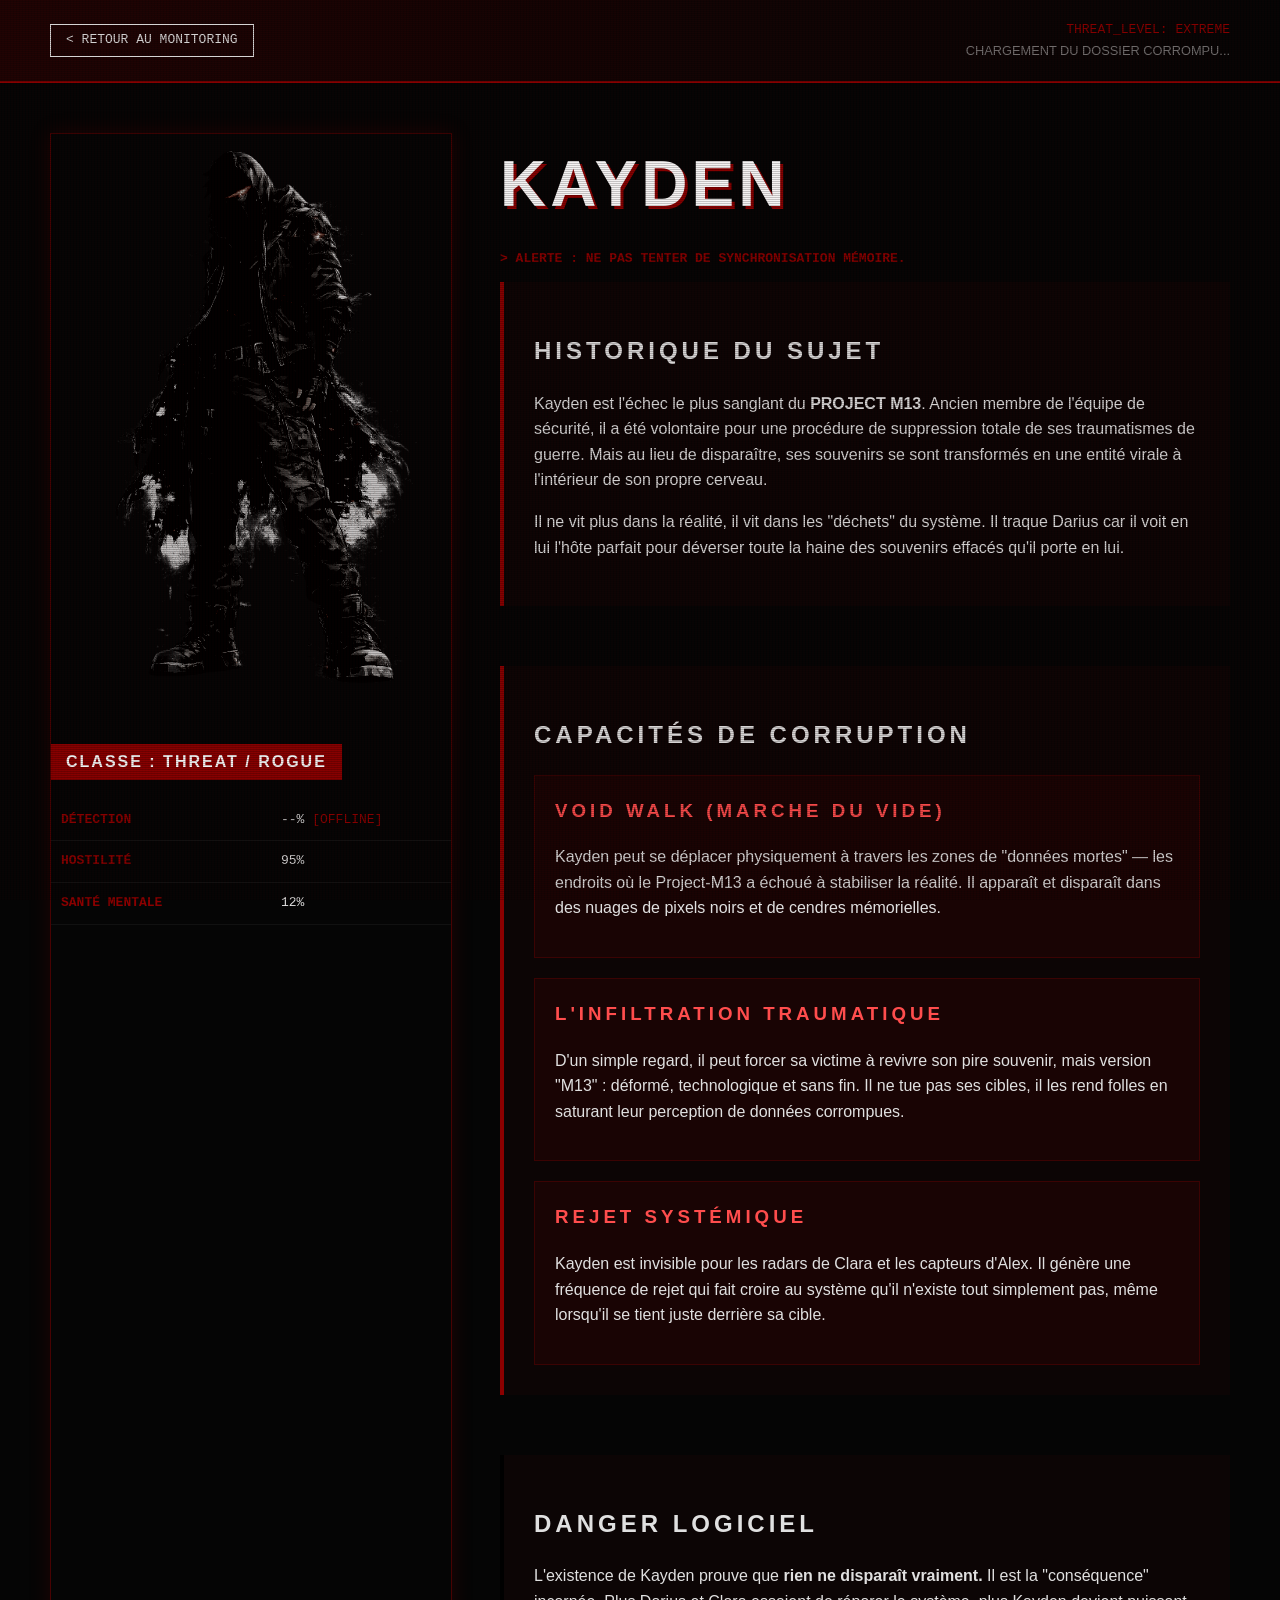
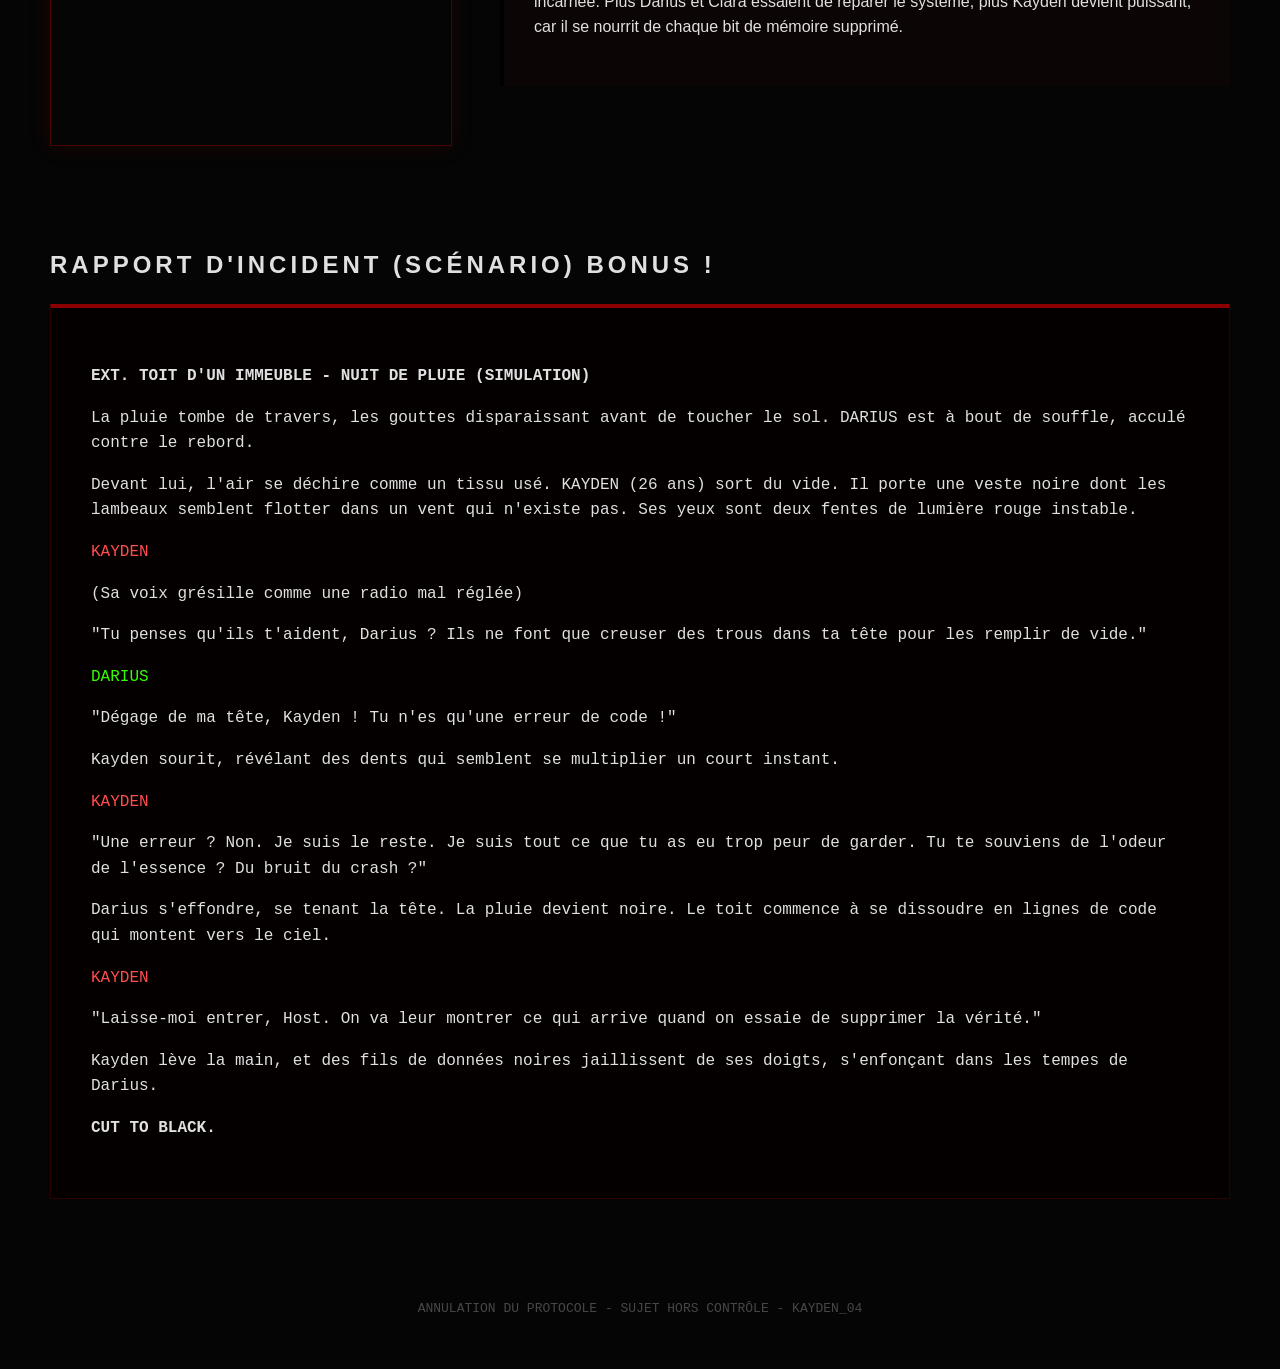
<file: kayden.html>
<!DOCTYPE html>
<html lang="fr">
<head>
    <meta charset="UTF-8">
    <meta name="viewport" content="width=device-width, initial-scale=1.0">
    <title>DOSSIER : KAYDEN | PROJECT M13</title>
    <style>
        :root {
            --bg: #050505;
            --primary: #e0e0e0;
            --accent: #8b0000; /* Rouge sang/sombre pour Kayden */
            --secondary: #33ff00;
            --glass: rgba(255, 255, 255, 0.03);
        }

        body {
            background-color: var(--bg);
            color: var(--primary);
            font-family: 'Helvetica Neue', Arial, sans-serif;
            margin: 0;
            line-height: 1.6;
        }

        /* Effet de distorsion constante pour Kayden */
        body::before {
            content: " ";
            display: block;
            position: fixed;
            top: 0; left: 0; bottom: 0; right: 0;
            background: linear-gradient(rgba(18, 16, 16, 0) 50%, rgba(0, 0, 0, 0.2) 50%), linear-gradient(90deg, rgba(139, 0, 0, 0.05), rgba(0, 0, 0, 0.05), rgba(139, 0, 0, 0.05));
            z-index: 100;
            background-size: 100% 2px, 3px 100%;
            pointer-events: none;
        }

        header {
            padding: 20px 50px;
            border-bottom: 2px solid var(--accent);
            display: flex;
            justify-content: space-between;
            align-items: center;
            background: linear-gradient(to right, rgba(139, 0, 0, 0.2), transparent);
        }

        .back-btn {
            color: var(--primary);
            text-decoration: none;
            font-family: monospace;
            border: 1px solid var(--primary);
            padding: 5px 15px;
            transition: 0.3s;
        }

        .back-btn:hover {
            background: var(--accent);
            color: white;
            border-color: var(--accent);
        }

        .container {
            max-width: 1200px;
            margin: 0 auto;
            padding: 50px;
        }

        .profile-grid {
            display: grid;
            grid-template-columns: 400px 1fr;
            gap: 50px;
            margin-bottom: 100px;
        }

        .profile-image {
            width: 100%;
            border: 1px solid rgba(139, 0, 0, 0.5);
            position: sticky;
            top: 50px;
            box-shadow: 0 0 20px rgba(139, 0, 0, 0.2);
        }

        .profile-image img {
            width: 100%;
            display: block;
            filter: grayscale(0.8) contrast(1.5) brightness(0.8);
        }

        .status-tag {
            background: var(--accent);
            color: #fff;
            padding: 5px 15px;
            font-weight: bold;
            display: inline-block;
            margin-top: 10px;
            text-transform: uppercase;
            letter-spacing: 2px;
        }

        h1, h2, h3 {
            text-transform: uppercase;
            letter-spacing: 4px;
        }

        h1 { font-size: 4rem; margin: 0; color: #fff; text-shadow: 3px 3px 0px var(--accent); }

        .data-section {
            margin-bottom: 60px;
            padding: 30px;
            background: rgba(139, 0, 0, 0.05);
            border-left: 4px solid var(--accent);
        }

        .stats-table {
            width: 100%;
            border-collapse: collapse;
            margin-top: 20px;
        }

        .stats-table td {
            padding: 10px;
            border-bottom: 1px solid rgba(255,255,255,0.05);
            font-family: monospace;
        }

        .stats-table td:first-child { color: var(--accent); width: 200px; font-weight: bold; }

        .power-card {
            background: rgba(139, 0, 0, 0.1);
            padding: 20px;
            margin-top: 20px;
            border: 1px solid rgba(139, 0, 0, 0.3);
        }

        .power-card h3 { color: #ff4d4d; margin-top: 0; }

        .scenario-box {
            background: #050000;
            padding: 40px;
            border: 1px solid #2b0000;
            font-family: "Courier New", Courier, monospace;
            color: #e0e0e0;
            border-top: 4px solid var(--accent);
        }

        .warning-text {
            color: var(--accent);
            font-family: monospace;
            font-weight: bold;
            animation: blink 0.5s infinite;
        }

        @keyframes blink { 0% { opacity: 1; } 50% { opacity: 0; } 100% { opacity: 1; } }

    </style>
</head>
<body>

    <header>
        <a href="index.html" class="back-btn">< RETOUR AU MONITORING</a>
        <div style="text-align: right;">
            <div style="font-family: monospace; color: var(--accent);">THREAT_LEVEL: EXTREME</div>
            <div style="font-size: 0.8rem; opacity: 0.5;">CHARGEMENT DU DOSSIER CORROMPU...</div>
        </div>
    </header>

    <div class="container">
        
        <div class="profile-grid">
            <div class="profile-image">
                <img src="kayden.png" alt="Kayden">
                <div class="status-tag">CLASSE : THREAT / ROGUE</div>
                <table class="stats-table">
                    <tr><td>DÉTECTION</td><td>--% <span style="color:var(--accent)">[OFFLINE]</span></td></tr>
                    <tr><td>HOSTILITÉ</td><td>95%</td></tr>
                    <tr><td>SANTÉ MENTALE</td><td>12%</td></tr>
                </table>
            </div>

            <div class="bio">
                <h1>KAYDEN</h1>
                <p class="warning-text">> ALERTE : NE PAS TENTER DE SYNCHRONISATION MÉMOIRE.</p>
                
                <div class="data-section">
                    <h2>HISTORIQUE DU SUJET</h2>
                    <p>Kayden est l'échec le plus sanglant du <strong>PROJECT M13</strong>. Ancien membre de l'équipe de sécurité, il a été volontaire pour une procédure de suppression totale de ses traumatismes de guerre. Mais au lieu de disparaître, ses souvenirs se sont transformés en une entité virale à l'intérieur de son propre cerveau.</p>
                    <p>Il ne vit plus dans la réalité, il vit dans les "déchets" du système. Il traque Darius car il voit en lui l'hôte parfait pour déverser toute la haine des souvenirs effacés qu'il porte en lui.</p>
                </div>

                <div class="data-section">
                    <h2>CAPACITÉS DE CORRUPTION</h2>
                    
                    <div class="power-card">
                        <h3>VOID WALK (MARCHE DU VIDE)</h3>
                        <p>Kayden peut se déplacer physiquement à travers les zones de "données mortes" — les endroits où le Project-M13 a échoué à stabiliser la réalité. Il apparaît et disparaît dans des nuages de pixels noirs et de cendres mémorielles.</p>
                    </div>

                    <div class="power-card">
                        <h3>L'INFILTRATION TRAUMATIQUE</h3>
                        <p>D'un simple regard, il peut forcer sa victime à revivre son pire souvenir, mais version "M13" : déformé, technologique et sans fin. Il ne tue pas ses cibles, il les rend folles en saturant leur perception de données corrompues.</p>
                    </div>

                    <div class="power-card">
                        <h3>REJET SYSTÉMIQUE</h3>
                        <p>Kayden est invisible pour les radars de Clara et les capteurs d'Alex. Il génère une fréquence de rejet qui fait croire au système qu'il n'existe tout simplement pas, même lorsqu'il se tient juste derrière sa cible.</p>
                    </div>
                </div>

                <div class="data-section" style="border-left-color: #000;">
                    <h2>DANGER LOGICIEL</h2>
                    <p>L'existence de Kayden prouve que <strong>rien ne disparaît vraiment.</strong> Il est la "conséquence" incarnée. Plus Darius et Clara essaient de réparer le système, plus Kayden devient puissant, car il se nourrit de chaque bit de mémoire supprimé.</p>
                </div>
            </div>
        </div>

        <h2>RAPPORT D'INCIDENT (SCÉNARIO) Bonus !</h2>
        <div class="scenario-box">
            <p><strong>EXT. TOIT D'UN IMMEUBLE - NUIT DE PLUIE (SIMULATION)</strong></p>
            <p>La pluie tombe de travers, les gouttes disparaissant avant de toucher le sol. DARIUS est à bout de souffle, acculé contre le rebord.</p>
            <p>Devant lui, l'air se déchire comme un tissu usé. KAYDEN (26 ans) sort du vide. Il porte une veste noire dont les lambeaux semblent flotter dans un vent qui n'existe pas. Ses yeux sont deux fentes de lumière rouge instable.</p>
            
            <p style="color: #ff4d4d;">KAYDEN</p>
            <p>(Sa voix grésille comme une radio mal réglée)</p>
            <p>"Tu penses qu'ils t'aident, Darius ? Ils ne font que creuser des trous dans ta tête pour les remplir de vide."</p>
            
            <p style="color: var(--secondary);">DARIUS</p>
            <p>"Dégage de ma tête, Kayden ! Tu n'es qu'une erreur de code !"</p>
            
            <p>Kayden sourit, révélant des dents qui semblent se multiplier un court instant.</p>
            
            <p style="color: #ff4d4d;">KAYDEN</p>
            <p>"Une erreur ? Non. Je suis le reste. Je suis tout ce que tu as eu trop peur de garder. Tu te souviens de l'odeur de l'essence ? Du bruit du crash ?"</p>
            
            <p>Darius s'effondre, se tenant la tête. La pluie devient noire. Le toit commence à se dissoudre en lignes de code qui montent vers le ciel.</p>
            
            <p style="color: #ff4d4d;">KAYDEN</p>
            <p>"Laisse-moi entrer, Host. On va leur montrer ce qui arrive quand on essaie de supprimer la vérité."</p>
            
            <p>Kayden lève la main, et des fils de données noires jaillissent de ses doigts, s'enfonçant dans les tempes de Darius.</p>
            
            <p><strong>CUT TO BLACK.</strong></p>
        </div>

    </div>

    <footer style="padding: 50px; text-align: center; opacity: 0.3; font-family: monospace;">
        ANNULATION DU PROTOCOLE - SUJET HORS CONTRÔLE - KAYDEN_04
    </footer>

</body>
</html>
</file>
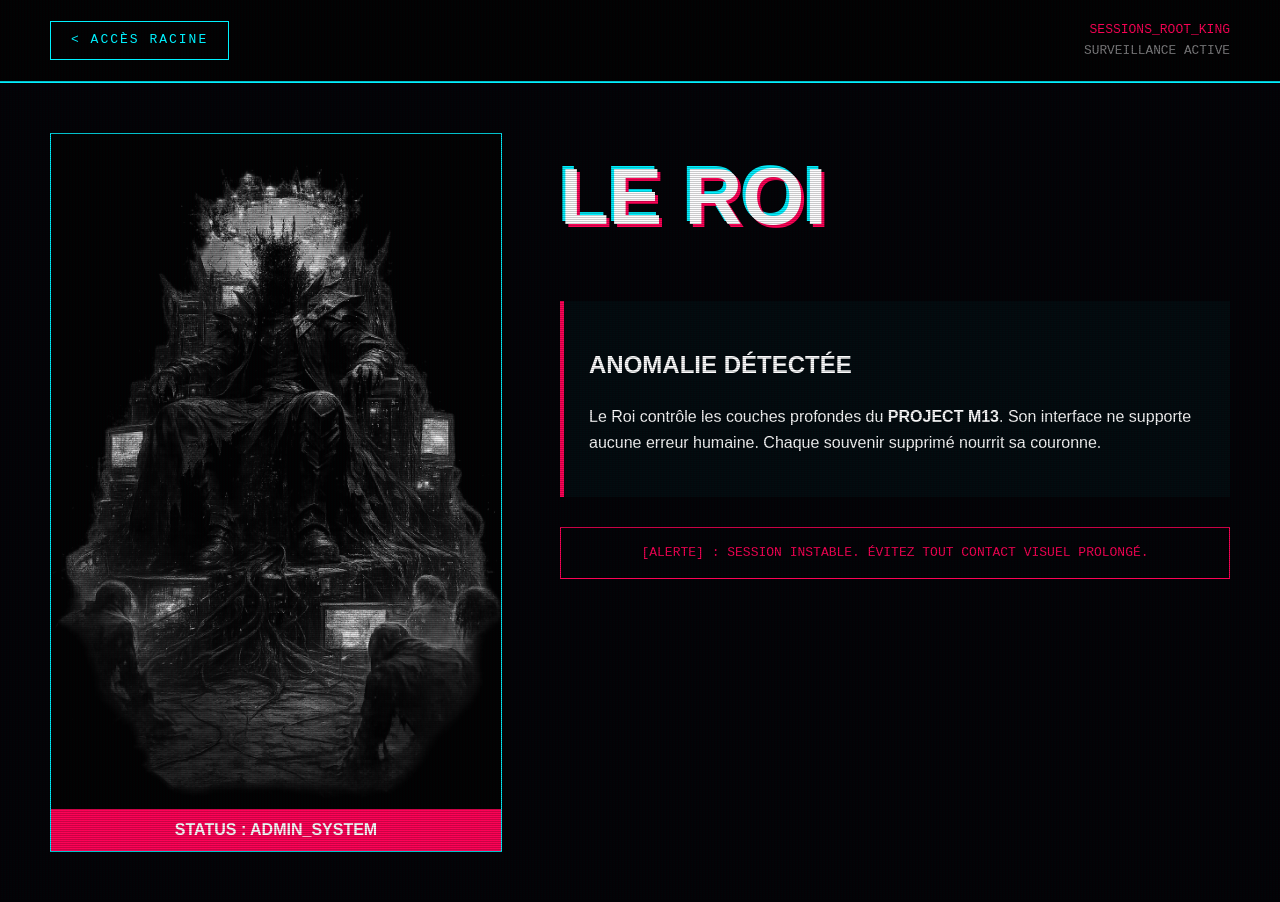
<file: leroi.html>
<!DOCTYPE html>
<html lang="fr">
<head>
    <meta charset="UTF-8">
    <meta name="viewport" content="width=device-width, initial-scale=1.0">
    <title>DOSSIER : LE ROI | PROJECT M13</title>
    <style>
        :root {
            --bg: #020205;
            --primary: #ffffff;
            --accent: #00f2ff;
            --error: #ff0055;
            --glass: rgba(0, 242, 255, 0.03);
        }

        body {
            background-color: var(--bg);
            color: var(--primary);
            font-family: 'Segoe UI', sans-serif;
            margin: 0;
            line-height: 1.6;
        }

        /* Effet Glitch Scanline */
        body::before {
            content: " ";
            display: block;
            position: fixed;
            top: 0; left: 0; bottom: 0; right: 0;
            background: linear-gradient(rgba(18, 16, 16, 0) 50%, rgba(0, 0, 0, 0.2) 50%), 
                        linear-gradient(90deg, rgba(255, 0, 85, 0.02), rgba(0, 242, 255, 0.02));
            z-index: 1000;
            background-size: 100% 2px, 3px 100%;
            pointer-events: none;
        }

        header {
            padding: 20px 50px;
            border-bottom: 2px solid var(--accent);
            display: flex;
            justify-content: space-between;
            align-items: center;
            background: rgba(0,0,0,0.8);
        }

        .back-btn {
            color: var(--accent);
            text-decoration: none;
            font-family: monospace;
            border: 1px solid var(--accent);
            padding: 8px 20px;
            text-transform: uppercase;
            letter-spacing: 2px;
            transition: 0.3s;
            position: relative;
            z-index: 1001;
        }

        .back-btn:hover {
            background: var(--accent);
            color: var(--bg);
            box-shadow: 0 0 15px var(--accent);
        }

        .container {
            max-width: 1200px;
            margin: 0 auto;
            padding: 50px;
        }

        .profile-grid {
            display: grid;
            grid-template-columns: 450px 1fr;
            gap: 60px;
        }

        .profile-image {
            width: 100%;
            border: 1px solid var(--accent);
            background: #000;
        }

        .profile-image img {
            width: 100%;
            display: block;
            filter: grayscale(1);
        }

        .status-tag {
            background: var(--error);
            color: #fff;
            padding: 8px;
            text-align: center;
            font-weight: bold;
            text-transform: uppercase;
        }

        h1 { 
            font-size: 5rem; 
            margin: 0; 
            text-shadow: 3px 3px var(--error), -3px -3px var(--accent);
        }

        .data-section {
            margin-top: 40px;
            padding: 25px;
            background: var(--glass);
            border-left: 4px solid var(--error);
        }

        .system-msg {
            color: var(--error);
            font-family: monospace;
            border: 1px solid var(--error);
            padding: 15px;
            margin-top: 30px;
            text-align: center;
        }
    </style>
</head>
<body>

    <header>
        <a href="./" class="back-btn">< ACCÈS RACINE</a>
        <div style="text-align: right; font-family: monospace;">
            <div style="color: var(--error);">SESSIONS_ROOT_KING</div>
            <div style="font-size: 0.8rem; opacity: 0.5;">SURVEILLANCE ACTIVE</div>
        </div>
    </header>

    <div class="container">
        <div class="profile-grid">
            <div class="profile-image">
                <img src="leroi.png" alt="Le Roi">
                <div class="status-tag">STATUS : ADMIN_SYSTEM</div>
            </div>

            <div class="bio">
                <h1>LE ROI</h1>
                <div class="data-section">
                    <h2>ANOMALIE DÉTECTÉE</h2>
                    <p>Le Roi contrôle les couches profondes du <strong>PROJECT M13</strong>. Son interface ne supporte aucune erreur humaine. Chaque souvenir supprimé nourrit sa couronne.</p>
                </div>
                
                <div class="system-msg">
                    [ALERTE] : SESSION INSTABLE. ÉVITEZ TOUT CONTACT VISUEL PROLONGÉ.
                </div>
            </div>
        </div>
    </div>

</body>
</html>
</file>
